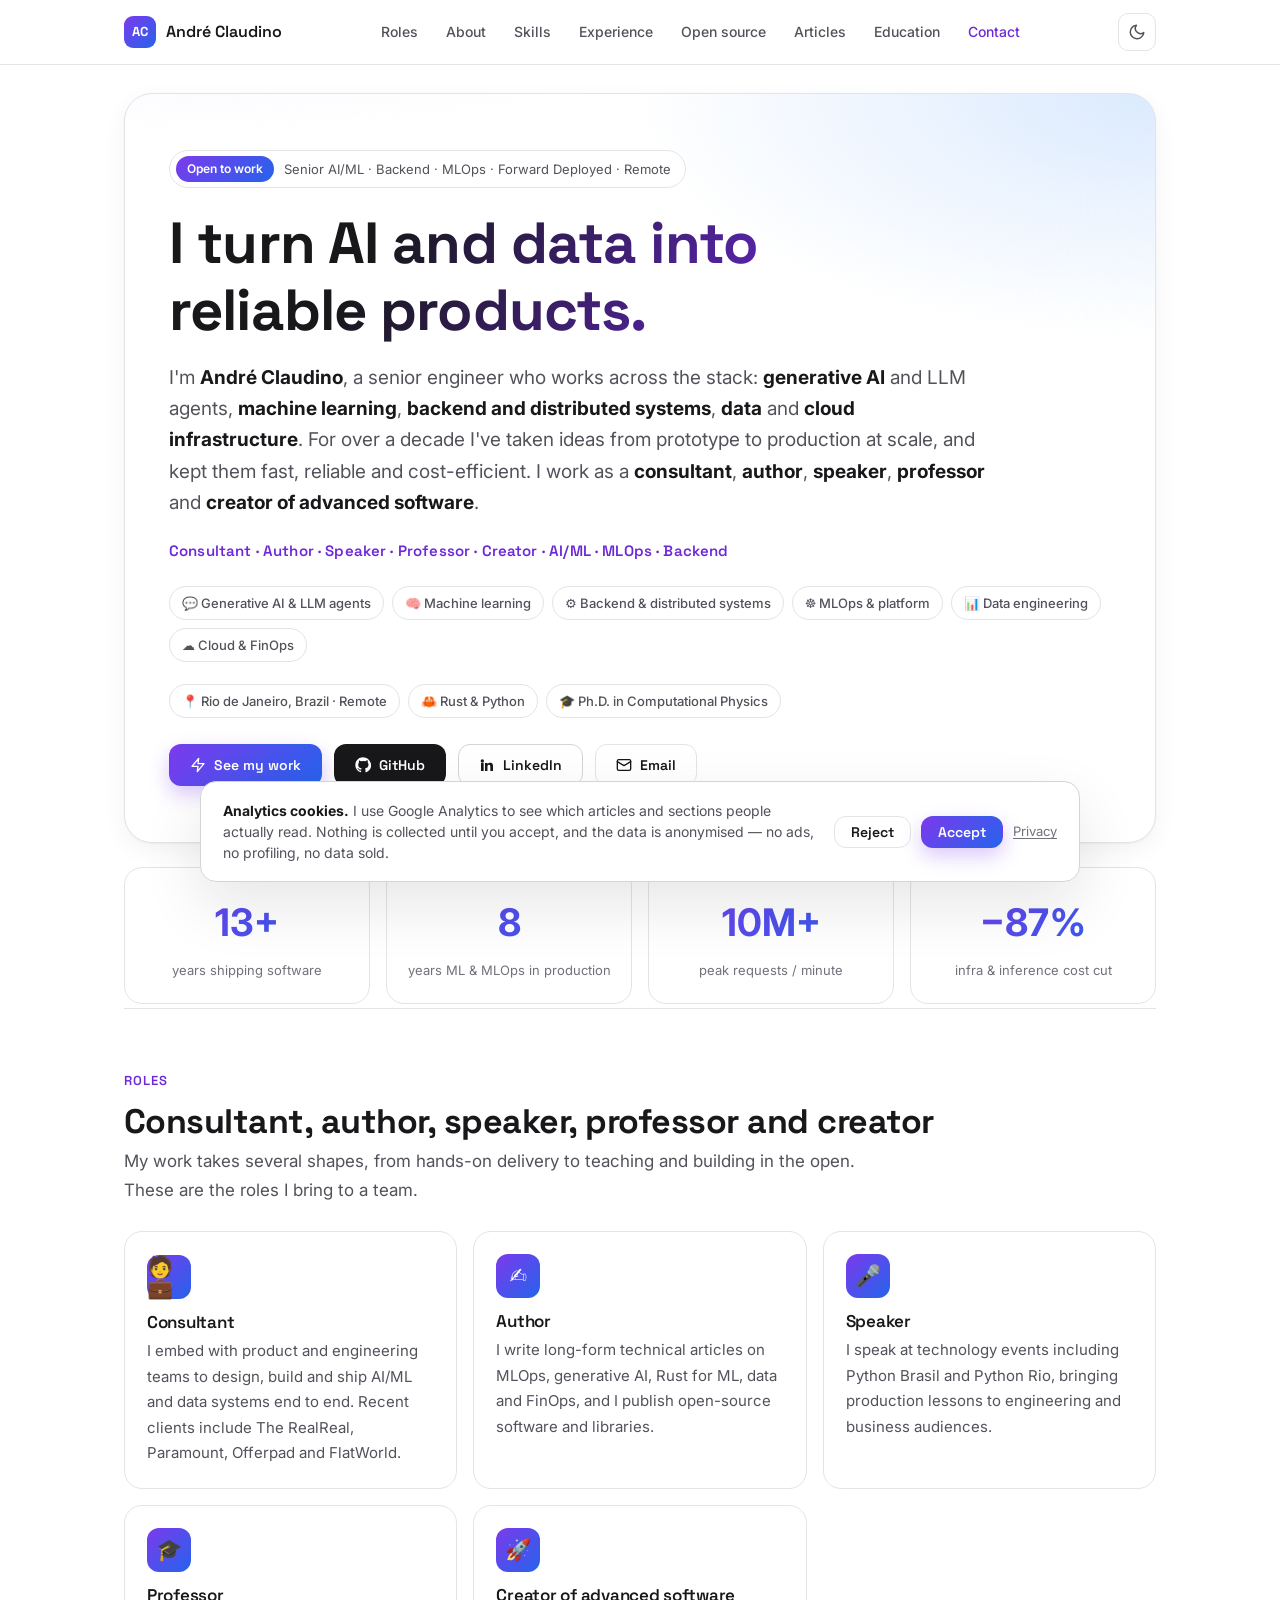
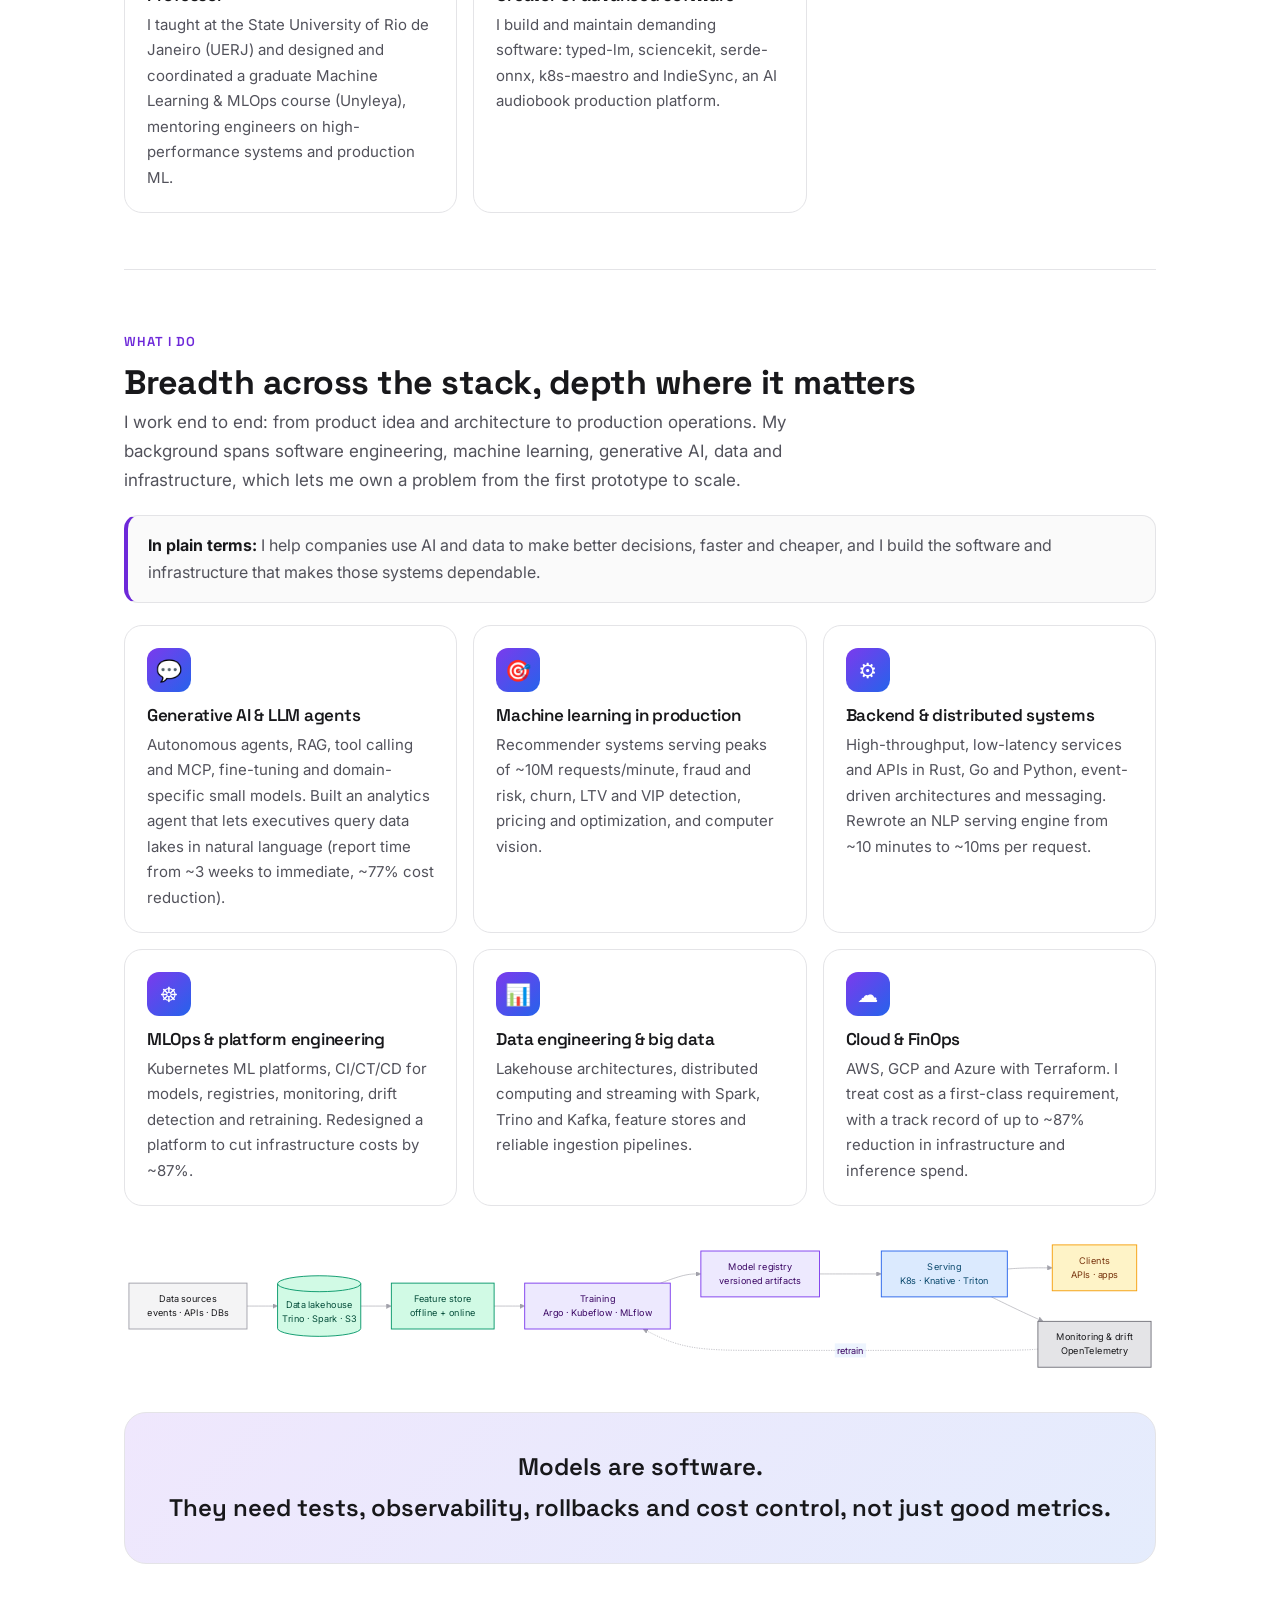
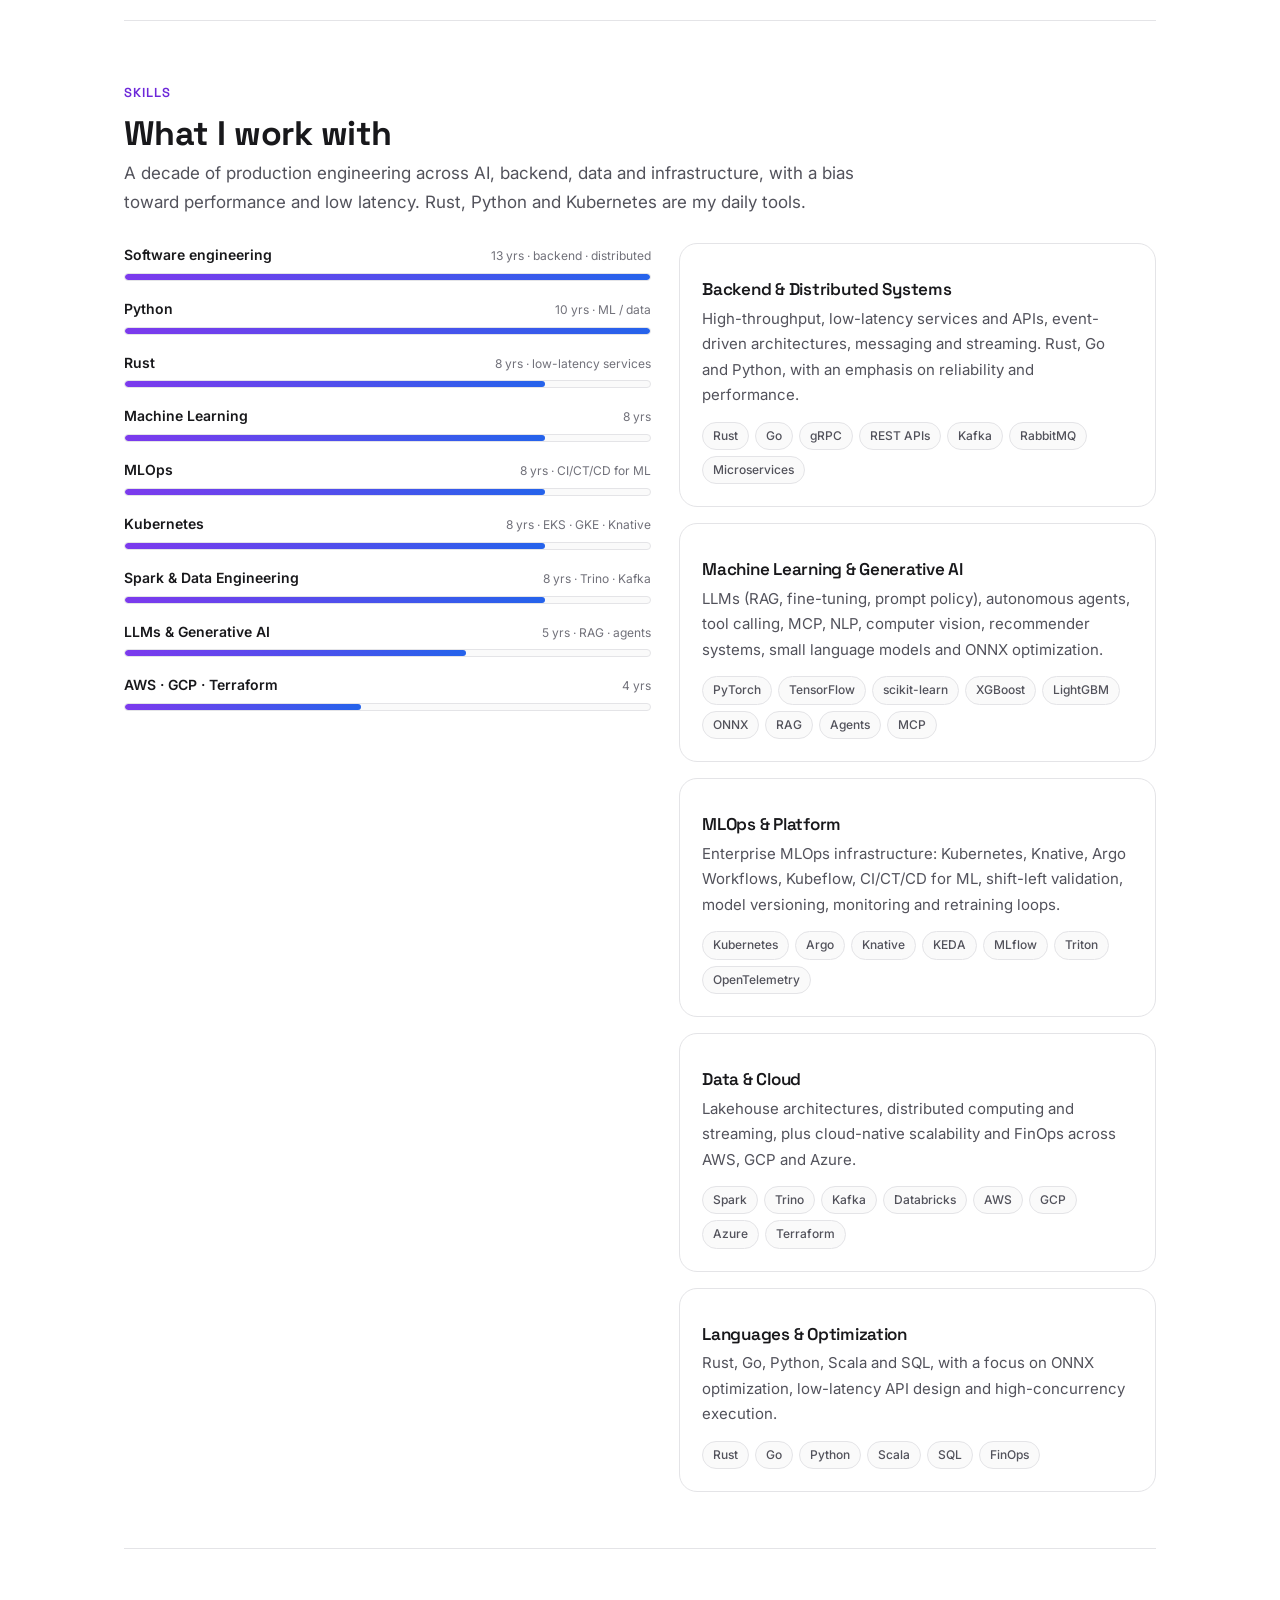
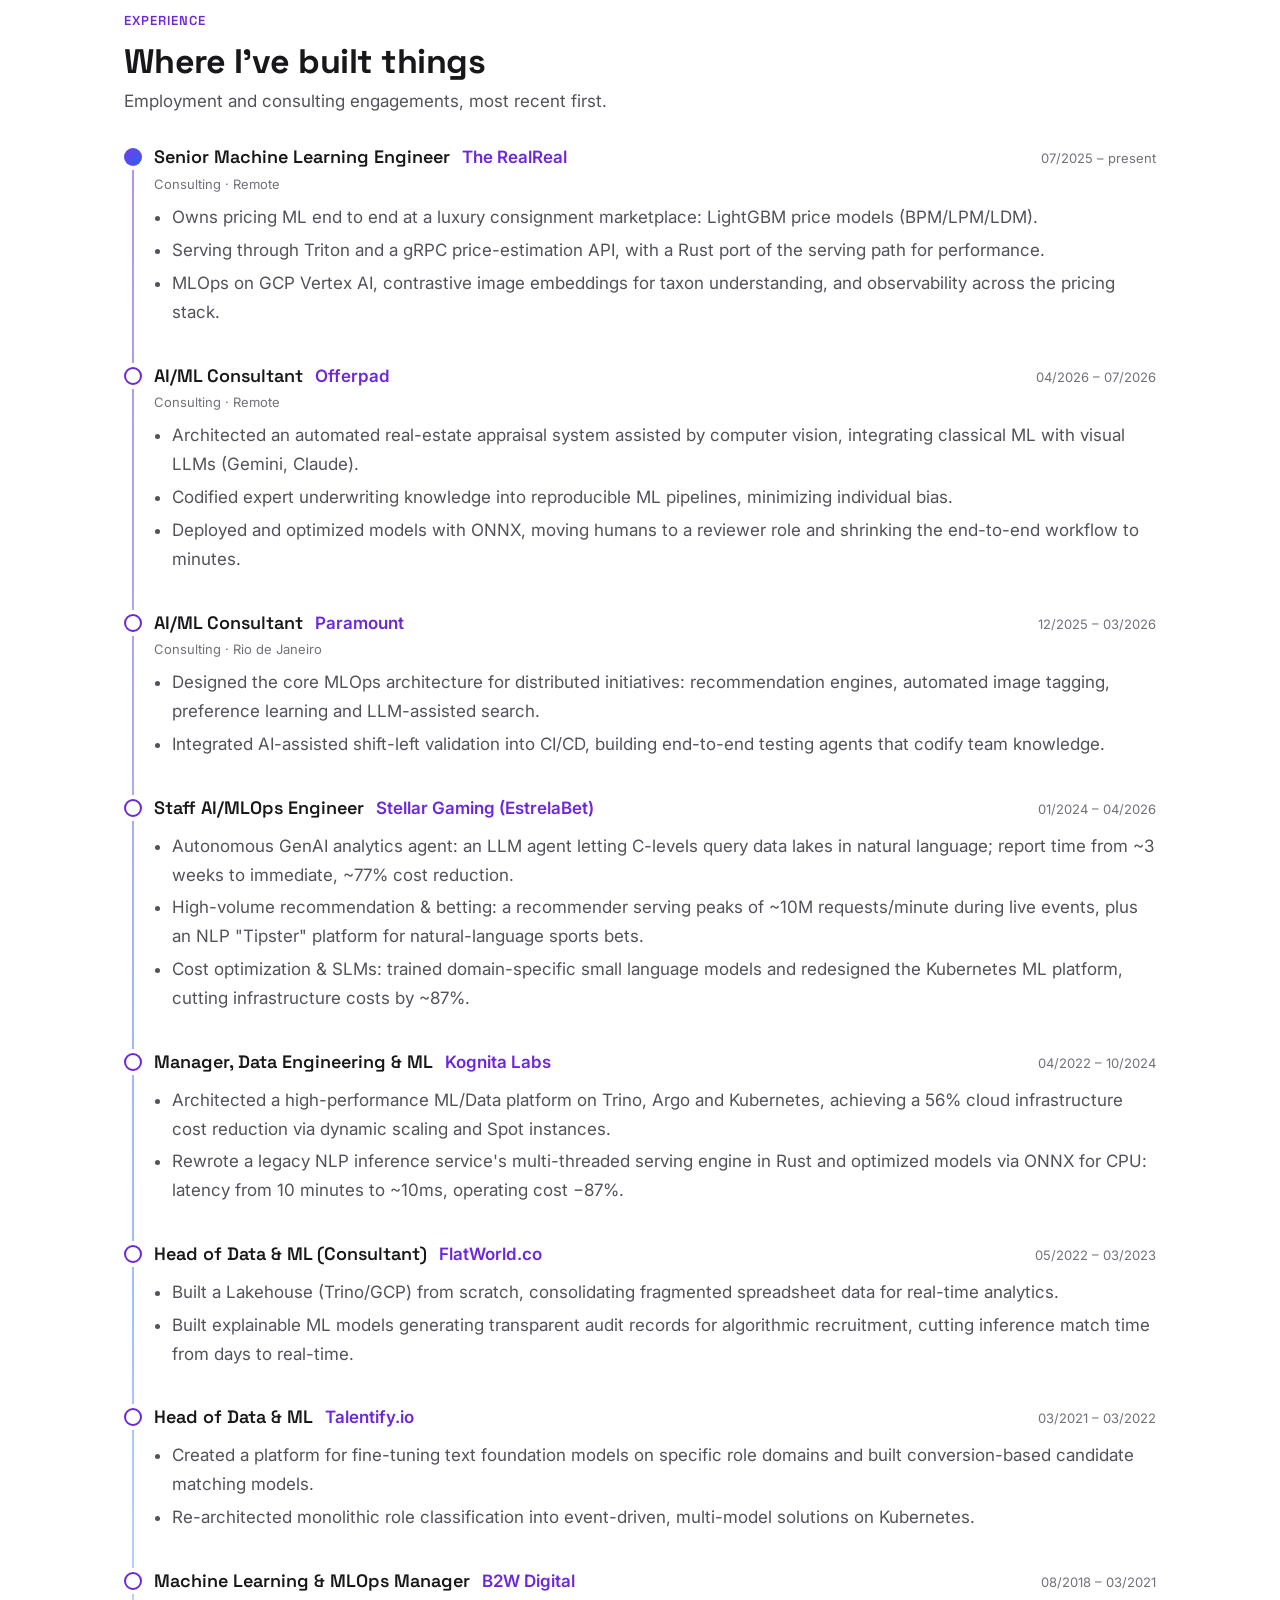
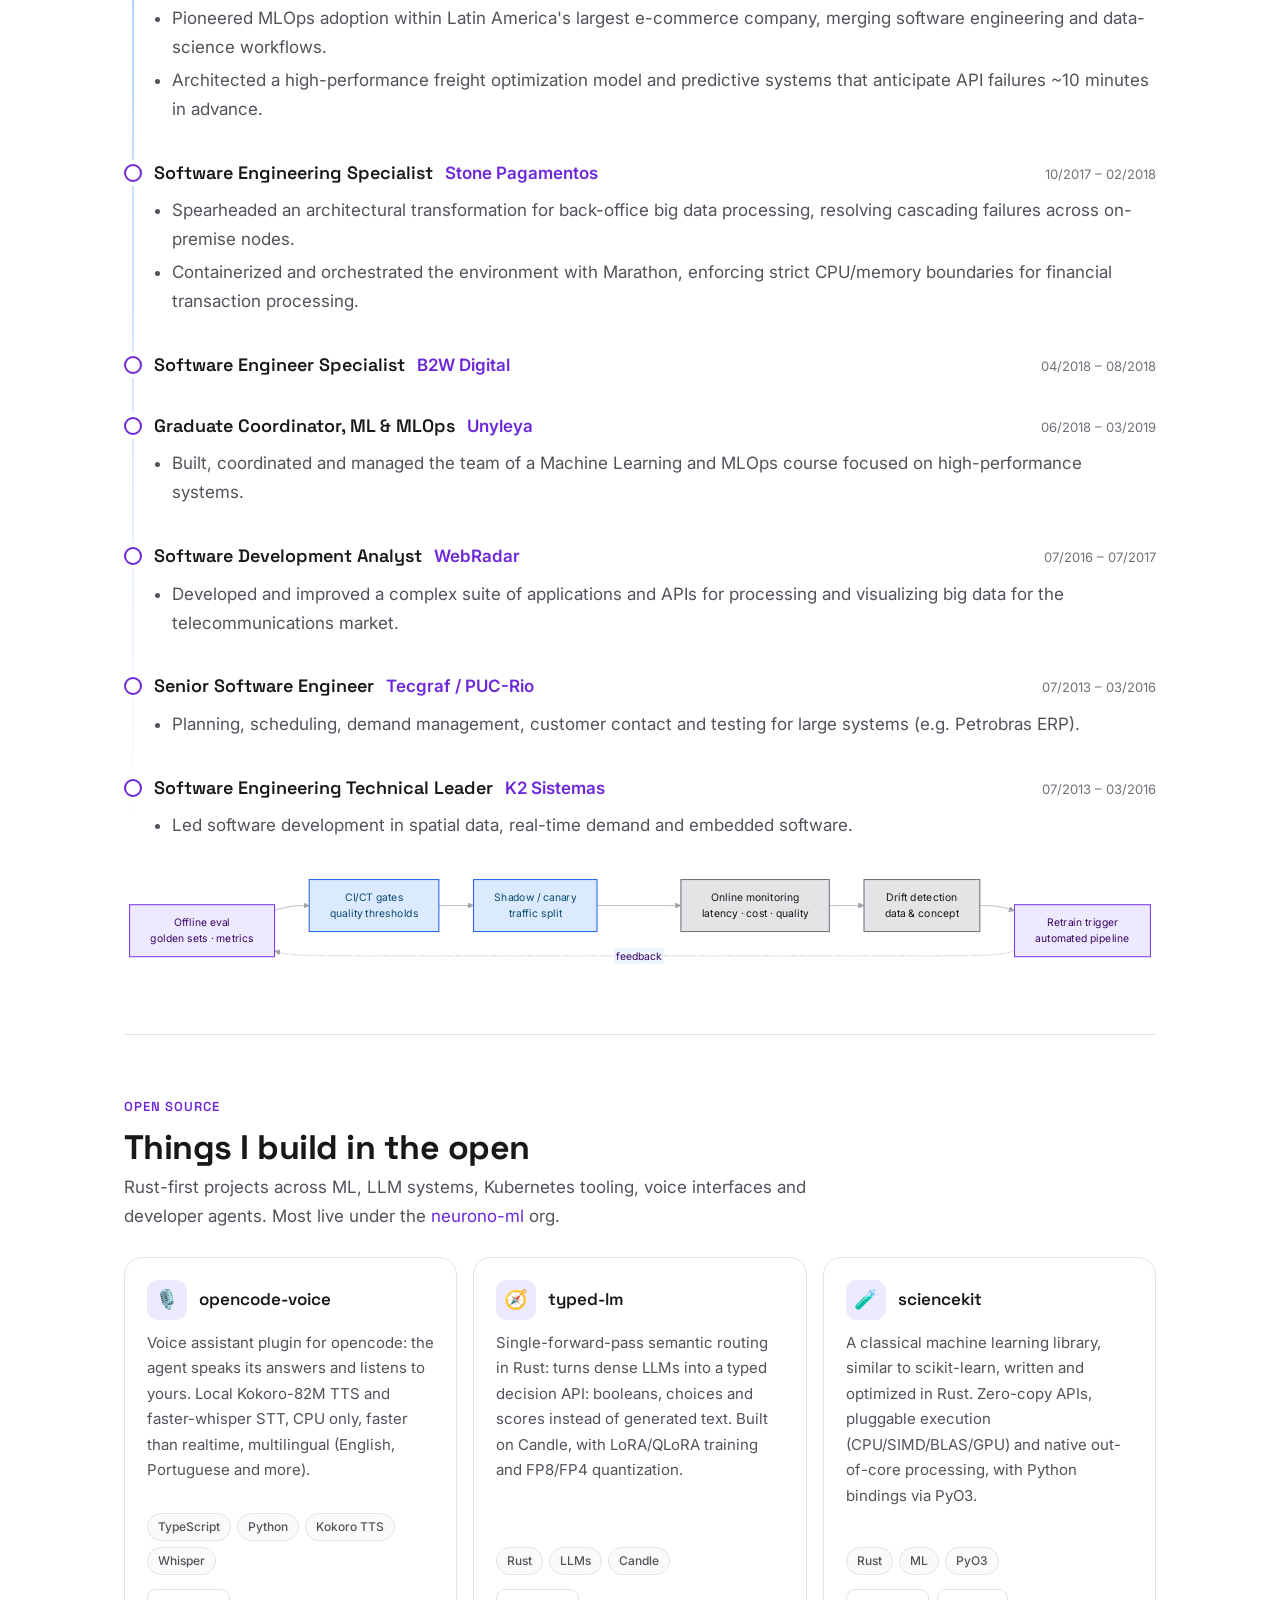
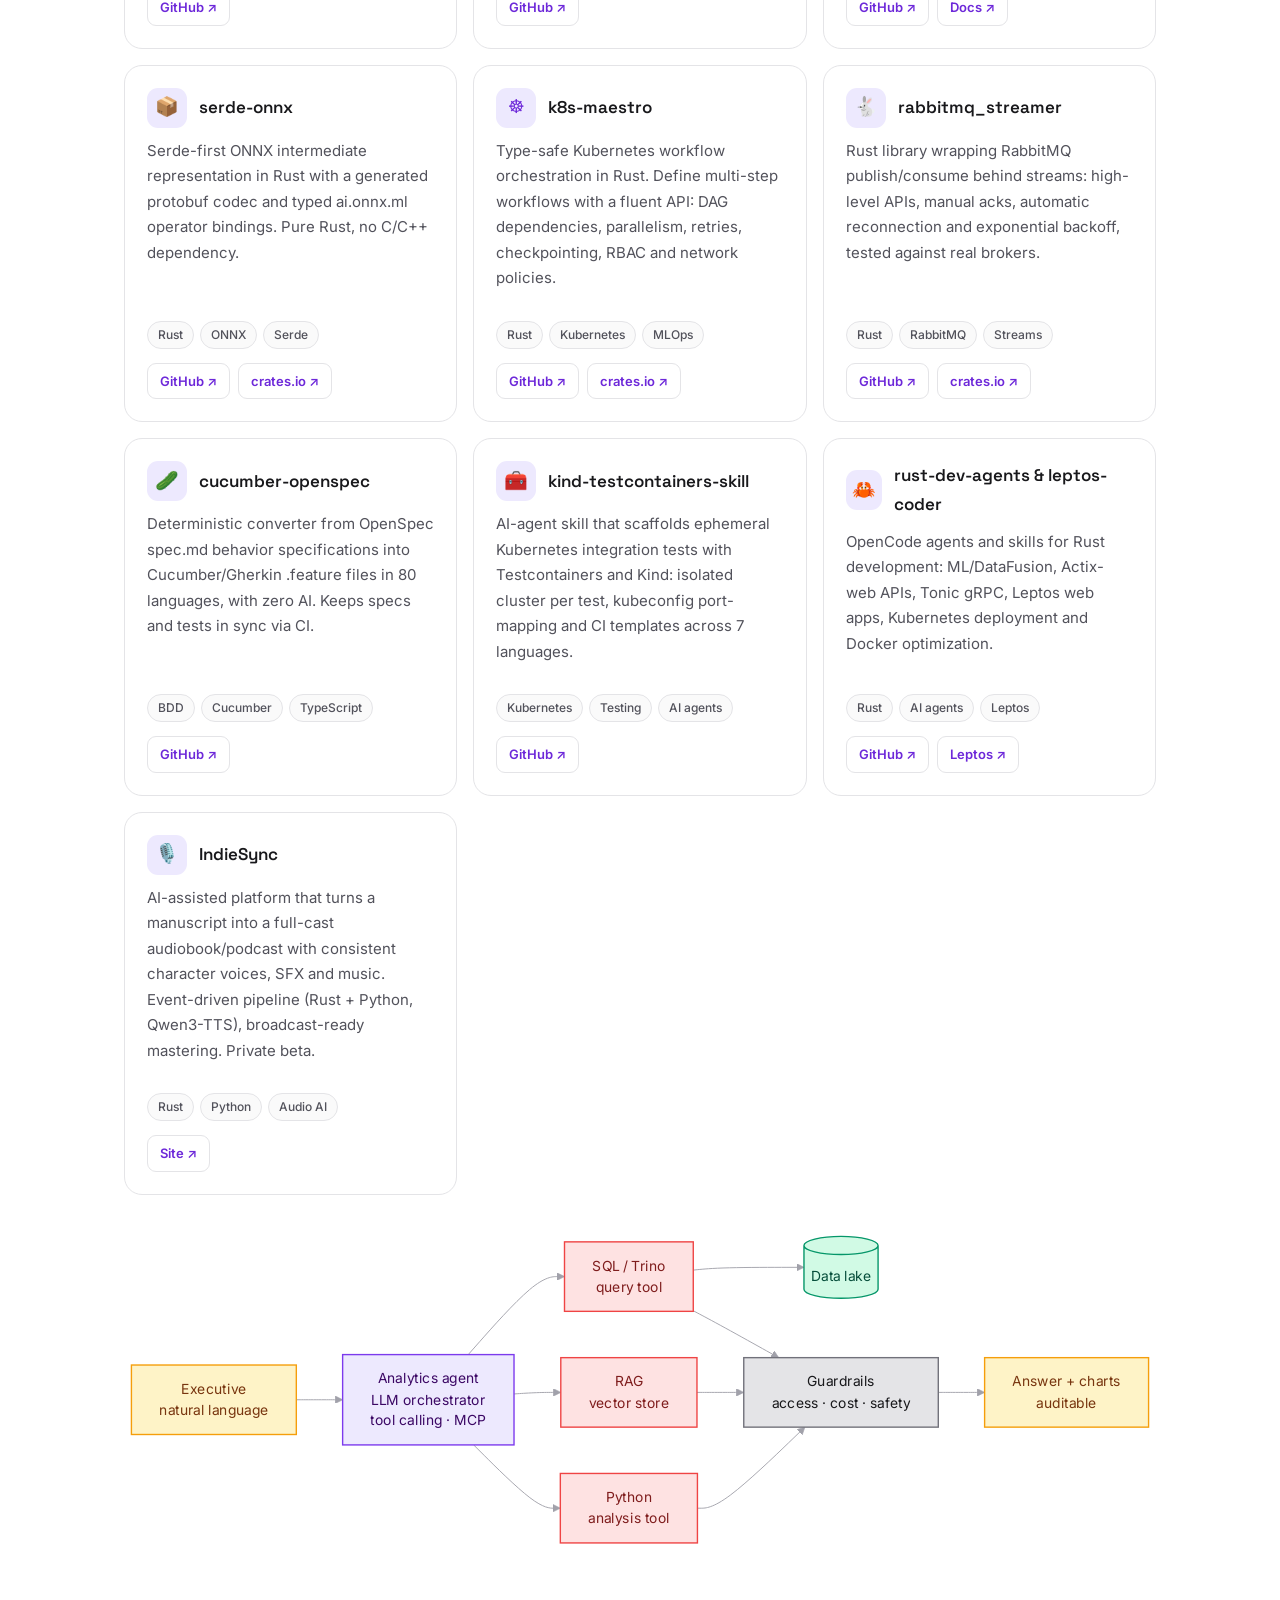
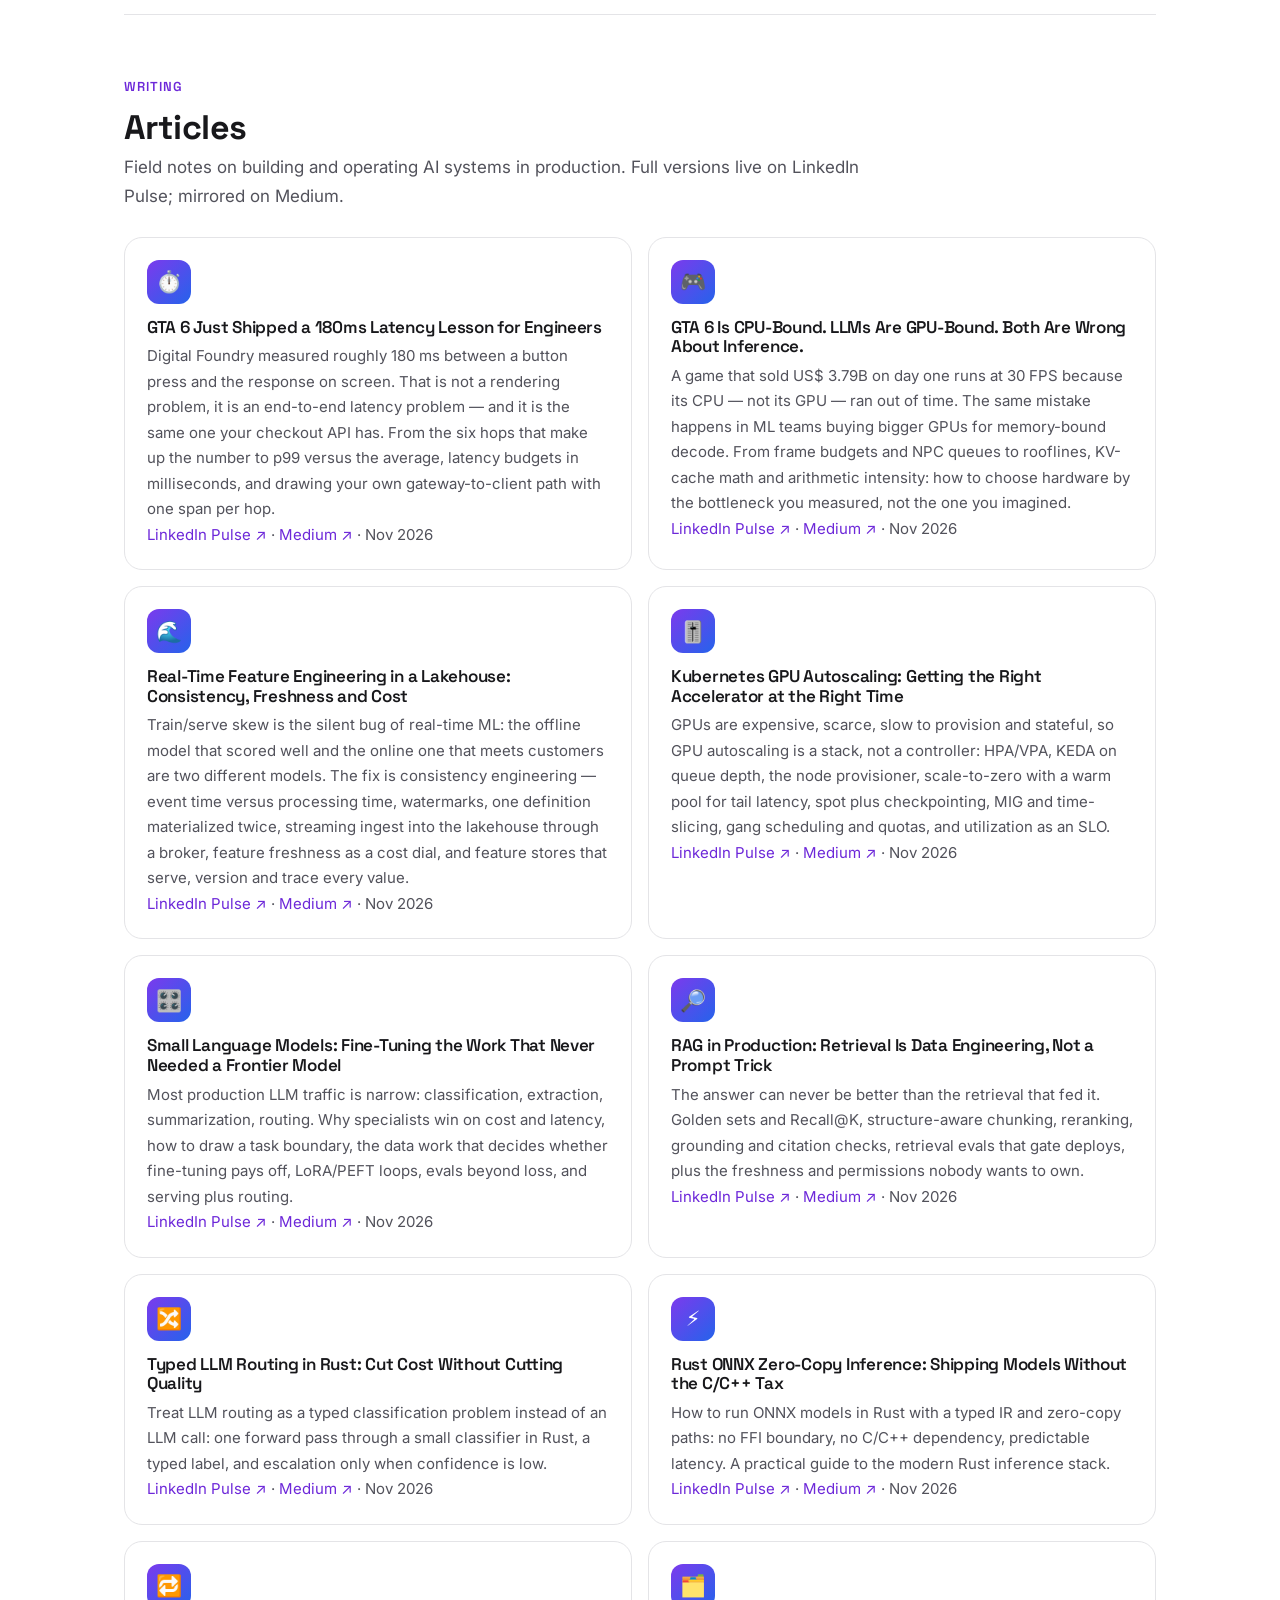
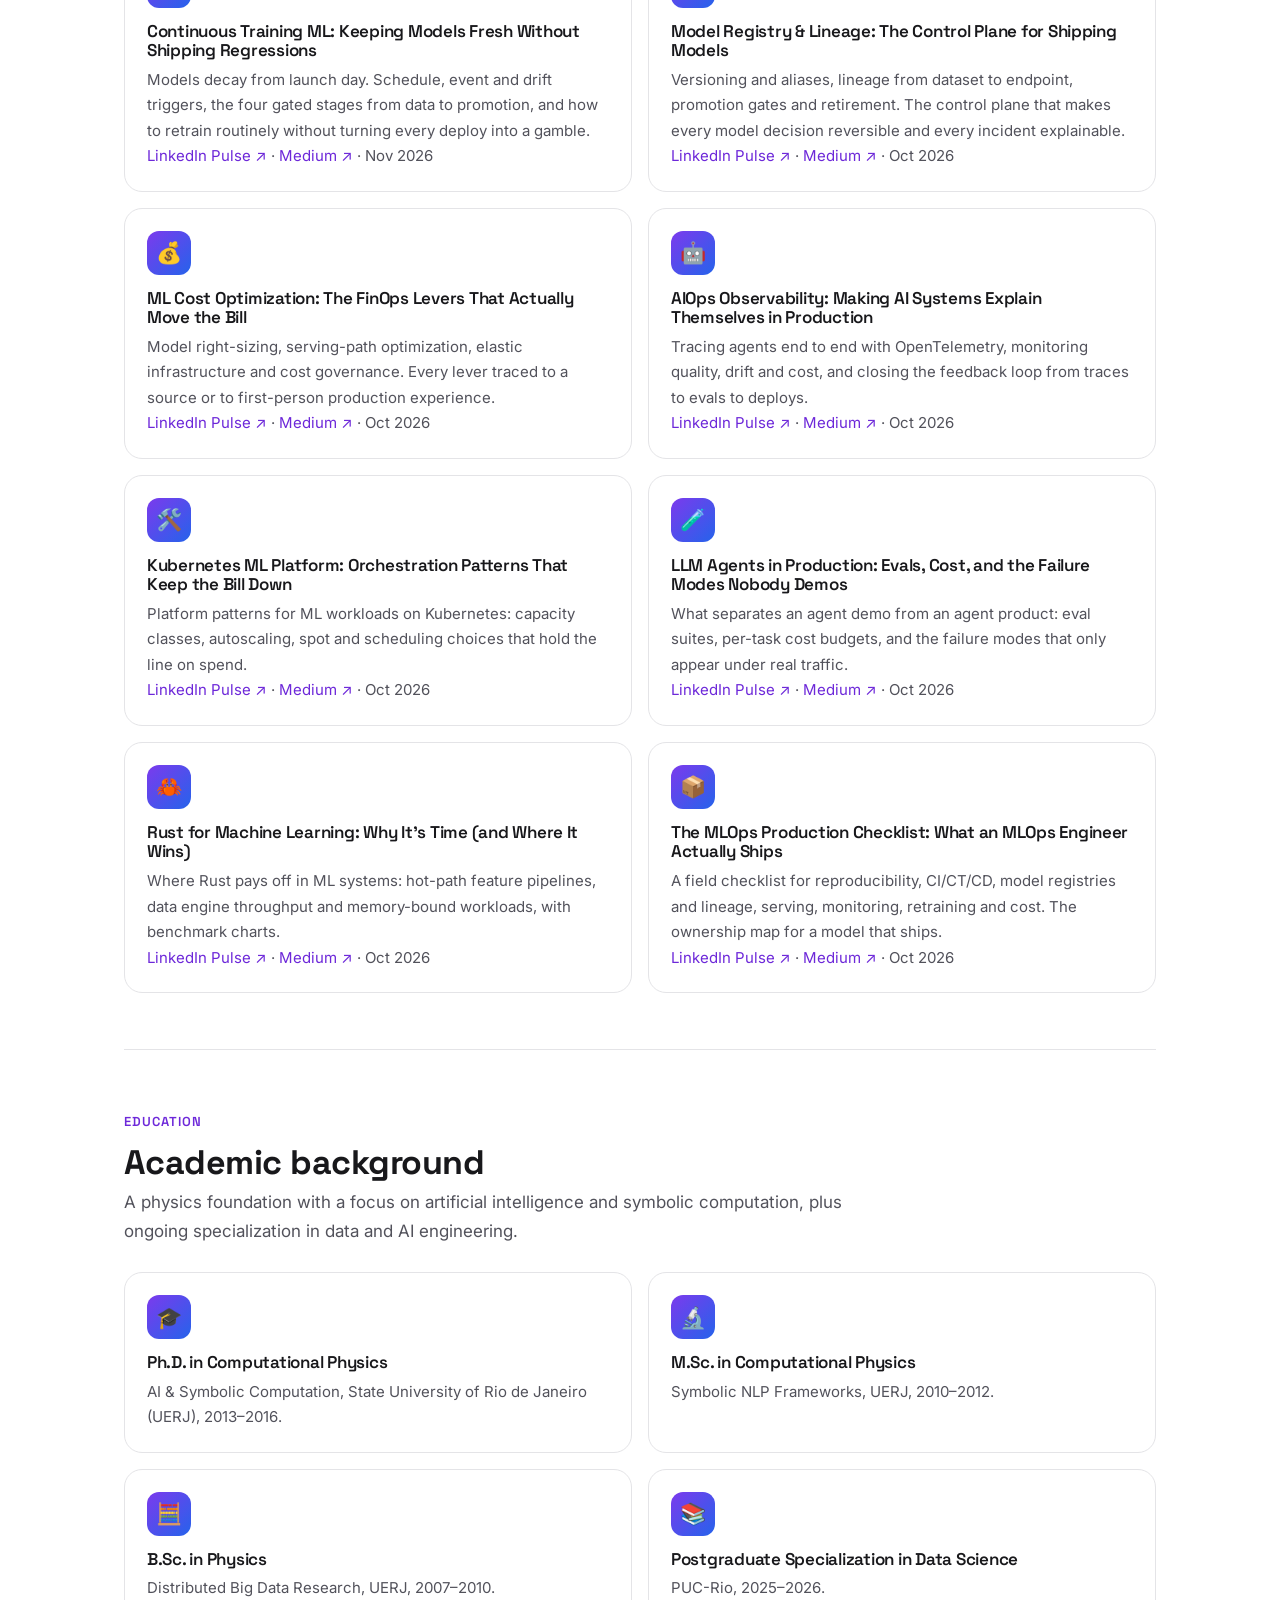
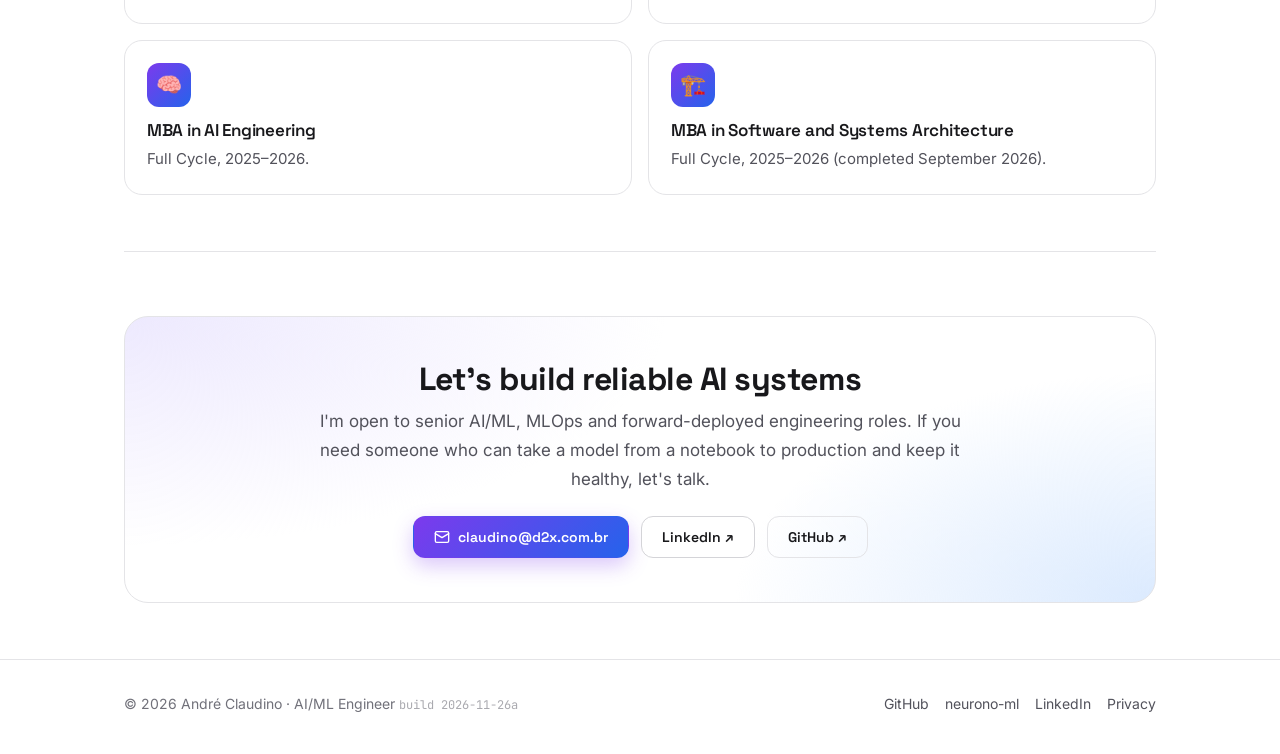
<file: index.html>
<!DOCTYPE html>
<html lang="en" data-theme="light">
<head>
  <meta charset="UTF-8" />
  <meta name="viewport" content="width=device-width, initial-scale=1" />
  <title>André Claudino · AI/ML Engineer · MLOps · Generative AI</title>
  <meta name="description" content="André Claudino, consultant, author, speaker, professor and creator of advanced software. Senior AI/ML, backend and MLOps engineer building generative AI, machine learning, data and cloud systems end to end, from prototype to production at scale. Rust · Python · Kubernetes. Ph.D. in Computational Physics." />
  <link rel="canonical" href="https://andreclaudino.com/" />
  <link rel="alternate" hreflang="en" href="https://andreclaudino.com/" />
  <link rel="alternate" hreflang="x-default" href="https://andreclaudino.com/" />
  <link rel="sitemap" type="application/xml" title="Sitemap" href="/sitemap.xml" />
  <meta name="author" content="André Claudino" />
  <meta name="google-site-verification" content="292mduwAueVsBA1PfSaZYf0FO817oGxtYTHn1RV4Vu8" />
  <meta name="robots" content="index, follow, max-image-preview:large, max-snippet:-1, max-video-preview:-1" />
  <meta name="googlebot" content="index, follow, max-image-preview:large, max-snippet:-1" />
  <meta name="theme-color" content="#ffffff" media="(prefers-color-scheme: light)" />
  <meta name="theme-color" content="#0b0b0f" media="(prefers-color-scheme: dark)" />

  <!-- Open Graph / Twitter -->
  <meta property="og:type" content="profile" />
  <meta property="og:site_name" content="André Claudino" />
  <meta property="og:locale" content="en_US" />
  <meta property="og:title" content="André Claudino · AI/ML Engineer · MLOps · Generative AI" />
  <meta property="og:description" content="Consultant, author, speaker, professor and creator of advanced software. Senior AI/ML, backend and MLOps engineer building generative AI, machine learning, data and cloud systems end to end. Rust · Python · Kubernetes." />
  <meta property="og:url" content="https://andreclaudino.com/" />
  <meta property="og:image" content="https://andreclaudino.com/assets/og-image.png" />
  <meta property="og:image:type" content="image/png" />
  <meta property="og:image:width" content="1200" />
  <meta property="og:image:height" content="630" />
  <meta property="og:image:alt" content="André Claudino — AI/ML, backend and MLOps engineer: I turn AI and data into reliable products." />
  <meta property="profile:first_name" content="André" />
  <meta property="profile:last_name" content="Claudino" />
  <meta property="profile:username" content="andreclaudino" />
  <meta name="twitter:card" content="summary_large_image" />
  <meta name="twitter:title" content="André Claudino · AI/ML Engineer · MLOps · Generative AI" />
  <meta name="twitter:description" content="Machine learning systems end to end, from the model to the product. Rust · Python · Kubernetes." />
  <meta name="twitter:image" content="https://andreclaudino.com/assets/og-image.png" />
  <meta name="twitter:image:alt" content="André Claudino — AI/ML, backend and MLOps engineer." />

  <link rel="icon" type="image/svg+xml" href="assets/favicon.svg" />
  <link rel="apple-touch-icon" sizes="180x180" href="assets/apple-touch-icon.png" />
  <link rel="manifest" href="/site.webmanifest" />

  <link rel="preconnect" href="https://fonts.googleapis.com" />
  <link rel="preconnect" href="https://fonts.gstatic.com" crossorigin />
  <link rel="dns-prefetch" href="https://www.googletagmanager.com" />
  <link rel="dns-prefetch" href="https://www.google-analytics.com" />
  <link href="https://fonts.googleapis.com/css2?family=Inter:wght@400;500;600;700&family=Space+Grotesk:wght@500;600;700&family=JetBrains+Mono:wght@400;500&display=swap" rel="stylesheet" />
  <style>
/* ==========================================================================
   André Claudino — profile page
   Design system inspired by the typed-lm (mdBook) skin: purple/blue gradients,
   Space Grotesk + Inter, hero, animated stats, cards, Mermaid, scroll reveal,
   light/dark themes.
   ========================================================================== */

/* ---------- Tokens (light) ---------- */
:root {
  --brand-primary: #6d28d9;
  --brand-primary-hover: #5b21b6;
  --brand-primary-light: #ede9fe;
  --brand-accent: #3b82f6;
  --brand-accent-hover: #2563eb;
  --brand-accent-light: #dbeafe;
  --brand-success: #10b981;
  --brand-success-light: #d1fae5;
  --brand-warning: #f59e0b;
  --brand-warning-light: #fef3c7;
  --brand-danger: #ef4444;
  --brand-danger-light: #fee2e2;
  --grad-from: #7c3aed;
  --grad-to: #2563eb;

  --font-body: Inter, system-ui, -apple-system, sans-serif;
  --font-display: "Space Grotesk", Inter, sans-serif;
  --font-mono: "JetBrains Mono", ui-monospace, SFMono-Regular, Menlo, monospace;

  --bg: #ffffff;
  --bg-soft: #fafafa;
  --bg-elevated: #ffffff;
  --fg: #18181b;
  --fg-muted: #52525b;
  --fg-subtle: #71717a;
  --border: #e4e4e7;
  --border-strong: #d4d4d8;
  --shadow: 0 1px 2px rgba(24, 24, 27, 0.04), 0 8px 24px rgba(24, 24, 27, 0.05);
  --shadow-lg: 0 24px 60px rgba(24, 24, 27, 0.10);
  --topbar-bg: rgba(255, 255, 255, 0.82);
  --links: #6d28d9;
  --content-max: 1080px;
}

/* ---------- Tokens (dark) ---------- */
html[data-theme="dark"] {
  --brand-primary-light: #2e1a4d;
  --brand-accent-light: #14263f;
  --brand-success-light: #0f2e26;
  --brand-warning-light: #33260d;
  --brand-danger-light: #3a1417;

  --bg: #0b0b0f;
  --bg-soft: #101015;
  --bg-elevated: #151519;
  --fg: #f4f4f5;
  --fg-muted: #c7c7d1;
  --fg-subtle: #a1a1aa;
  --border: #2a2a33;
  --border-strong: #3f3f46;
  --shadow: 0 1px 2px rgba(0, 0, 0, 0.5), 0 12px 32px rgba(0, 0, 0, 0.45);
  --shadow-lg: 0 28px 70px rgba(0, 0, 0, 0.55);
  --topbar-bg: rgba(11, 11, 15, 0.78);
  --links: #c4b5fd;
}

/* ---------- Base ---------- */
*,
*::before,
*::after {
  box-sizing: border-box;
}

html {
  scroll-behavior: smooth;
  scroll-padding-top: 84px;
  -webkit-text-size-adjust: 100%;
}

body {
  margin: 0;
  font-family: var(--font-body);
  font-size: 17px;
  line-height: 1.7;
  color: var(--fg);
  background: var(--bg);
  -webkit-font-smoothing: antialiased;
  text-rendering: optimizeLegibility;
}

@media (prefers-reduced-motion: reduce) {
  html {
    scroll-behavior: auto;
  }
}

h1,
h2,
h3,
h4,
h5,
h6,
.brand-name,
.sk-hero__title,
.sk-card__title,
.sk-stat__value {
  font-family: var(--font-display);
  letter-spacing: -0.015em;
  line-height: 1.15;
  color: var(--fg);
}

h2 {
  font-size: clamp(24px, 3.2vw, 34px);
  margin: 0 0 6px;
}

h3 {
  font-size: 20px;
  margin: 0 0 6px;
}

p {
  margin: 0 0 16px;
}

a {
  color: var(--links);
  text-decoration: none;
}

a:hover {
  text-decoration: underline;
}

code {
  font-family: var(--font-mono);
  font-size: 0.88em;
  background: var(--brand-primary-light);
  color: var(--brand-primary);
  border-radius: 6px;
  padding: 2px 6px;
}

img {
  max-width: 100%;
  height: auto;
}

::selection {
  background: var(--brand-primary);
  color: #fff;
}

/* ---------- Layout ---------- */
.container {
  width: 100%;
  max-width: var(--content-max);
  margin: 0 auto;
  padding: 0 24px;
}

.section {
  padding: 56px 0;
  border-top: 1px solid var(--border);
}

.section:first-of-type {
  border-top: 0;
}

.section__eyebrow {
  display: inline-block;
  font-family: var(--font-display);
  font-size: 13px;
  font-weight: 600;
  letter-spacing: 0.08em;
  text-transform: uppercase;
  color: var(--brand-primary);
  margin-bottom: 10px;
}

.section__lead {
  max-width: 760px;
  color: var(--fg-muted);
  font-size: 17px;
}

/* ---------- Top bar ---------- */
.topbar {
  position: sticky;
  top: 0;
  z-index: 100;
  backdrop-filter: saturate(180%) blur(12px);
  -webkit-backdrop-filter: saturate(180%) blur(12px);
  background: var(--topbar-bg);
  border-bottom: 1px solid var(--border);
}

.topbar__inner {
  display: flex;
  align-items: center;
  justify-content: space-between;
  gap: 16px;
  height: 64px;
}

.brand {
  display: inline-flex;
  align-items: center;
  gap: 10px;
  color: var(--fg);
  font-weight: 600;
}

.brand:hover {
  text-decoration: none;
}

.brand__mark {
  display: inline-flex;
  align-items: center;
  justify-content: center;
  width: 32px;
  height: 32px;
  border-radius: 9px;
  font-family: var(--font-display);
  font-weight: 700;
  font-size: 13px;
  color: #fff;
  background-image: linear-gradient(135deg, var(--grad-from), var(--grad-to));
}

.brand__name {
  font-family: var(--font-display);
  font-size: 16px;
  font-weight: 600;
}

.nav {
  display: flex;
  align-items: center;
  gap: 4px;
}

.nav__link {
  color: var(--fg-muted);
  font-size: 14px;
  font-weight: 500;
  padding: 8px 12px;
  border-radius: 9px;
  transition: background 0.15s ease, color 0.15s ease;
}

.nav__link:hover {
  text-decoration: none;
  color: var(--fg);
  background: var(--bg-soft);
}

.nav__link.is-active {
  color: var(--brand-primary);
}

.topbar__actions {
  display: flex;
  align-items: center;
  gap: 8px;
}

.icon-btn {
  display: inline-flex;
  align-items: center;
  justify-content: center;
  width: 38px;
  height: 38px;
  border-radius: 10px;
  border: 1px solid var(--border);
  background: var(--bg-elevated);
  color: var(--fg-muted);
  cursor: pointer;
  transition: all 0.15s ease;
}

.icon-btn:hover {
  color: var(--fg);
  border-color: var(--border-strong);
}

.icon-btn svg {
  width: 18px;
  height: 18px;
}

.nav-toggle {
  display: none;
}

/* ---------- Hero ---------- */
.hero {
  position: relative;
  margin: 28px 0 8px;
  padding: 56px 44px;
  border-radius: 28px;
  border: 1px solid var(--border);
  overflow: hidden;
  background:
    radial-gradient(1200px 420px at 8% -30%, var(--brand-primary-light), transparent 62%),
    radial-gradient(900px 420px at 100% 0%, var(--brand-accent-light), transparent 58%),
    var(--bg-elevated);
  box-shadow: var(--shadow);
}

.hero__announce {
  display: inline-flex;
  align-items: center;
  gap: 10px;
  font-size: 13px;
  color: var(--fg-muted);
  border: 1px solid var(--border);
  background: var(--bg);
  border-radius: 999px;
  padding: 5px 14px 5px 6px;
  margin-bottom: 22px;
}

.hero__tag {
  background-image: linear-gradient(135deg, var(--grad-from), var(--grad-to));
  color: #fff;
  border-radius: 999px;
  padding: 3px 11px;
  font-weight: 600;
  font-size: 12px;
}

.hero__title {
  font-size: clamp(32px, 5.2vw, 58px);
  margin: 0 0 18px;
  max-width: 18ch;
  background-image: linear-gradient(120deg, var(--fg) 30%, var(--brand-primary) 100%);
  -webkit-background-clip: text;
  background-clip: text;
  -webkit-text-fill-color: transparent;
}

html[data-theme="dark"] .hero__title {
  background-image: linear-gradient(120deg, #fff 20%, #c4b5fd 100%);
  -webkit-background-clip: text;
  background-clip: text;
  -webkit-text-fill-color: transparent;
}

.hero__subtitle {
  font-size: clamp(16px, 1.6vw, 19px);
  line-height: 1.65;
  color: var(--fg-muted);
  max-width: 68ch;
}

.hero__subtitle strong {
  color: var(--fg);
}

.hero__meta {
  display: flex;
  flex-wrap: wrap;
  gap: 8px;
  margin-top: 22px;
}

.hero__roles {
  margin: 20px 0 0;
  font-family: var(--font-display);
  font-size: 15px;
  font-weight: 600;
  letter-spacing: 0.01em;
  color: var(--brand-primary);
}

html[data-theme="dark"] .hero__roles {
  color: #c4b5fd;
}

.note {
  margin: 20px 0 0;
  padding: 16px 20px;
  border-radius: 14px;
  border: 1px solid var(--border);
  border-left: 4px solid var(--brand-primary);
  background: var(--bg-soft);
  color: var(--fg-muted);
  font-size: 16px;
}

.note strong {
  color: var(--fg);
}

.chip {
  display: inline-flex;
  align-items: center;
  gap: 6px;
  font-size: 13px;
  font-weight: 500;
  color: var(--fg-muted);
  background: var(--bg);
  border: 1px solid var(--border);
  border-radius: 999px;
  padding: 5px 12px;
}

/* ---------- Buttons ---------- */
.btn-row {
  display: flex;
  flex-wrap: wrap;
  gap: 12px;
  margin-top: 26px;
}

.btn {
  display: inline-flex;
  align-items: center;
  gap: 8px;
  font-family: var(--font-display);
  font-size: 14px;
  font-weight: 600;
  line-height: 1;
  padding: 12px 20px;
  border-radius: 12px;
  border: 1px solid transparent;
  cursor: pointer;
  transition: transform 0.15s ease, background 0.15s ease, border-color 0.15s ease;
}

.btn:hover {
  text-decoration: none;
  transform: translateY(-1px);
}

.btn svg {
  width: 16px;
  height: 16px;
}

.btn--primary {
  background-image: linear-gradient(135deg, var(--grad-from), var(--grad-to));
  color: #fff;
  box-shadow: 0 8px 20px rgba(124, 58, 237, 0.28);
}

.btn--secondary {
  background: var(--bg);
  color: var(--fg);
  border-color: var(--border-strong);
}

.btn--ghost {
  background: transparent;
  color: var(--fg);
  border-color: var(--border);
}

.btn--dark {
  background: #18181b;
  color: #fff;
}

html[data-theme="dark"] .btn--dark {
  background: #f4f4f5;
  color: #18181b;
}

/* ---------- Stats ---------- */
.stats {
  display: grid;
  grid-template-columns: repeat(4, 1fr);
  gap: 16px;
  margin: 24px 0 4px;
}

.stat {
  border: 1px solid var(--border);
  border-radius: 18px;
  padding: 22px 18px;
  background: var(--bg-elevated);
  text-align: center;
  transition: transform 0.2s ease, border-color 0.2s ease, box-shadow 0.2s ease;
}

.stat:hover {
  transform: translateY(-3px);
  border-color: var(--border-strong);
  box-shadow: var(--shadow);
}

.stat__value {
  font-size: clamp(28px, 3.4vw, 38px);
  font-weight: 700;
  background-image: linear-gradient(135deg, var(--grad-from), var(--grad-to));
  -webkit-background-clip: text;
  background-clip: text;
  -webkit-text-fill-color: transparent;
}

.stat__label {
  display: block;
  margin-top: 4px;
  font-size: 13px;
  color: var(--fg-subtle);
}

/* ---------- Grids ---------- */
.grid {
  display: grid;
  gap: 16px;
}

.grid--2 {
  grid-template-columns: repeat(2, 1fr);
}

.grid--3 {
  grid-template-columns: repeat(3, 1fr);
}

.grid--4 {
  grid-template-columns: repeat(4, 1fr);
}

/* ---------- Cards ---------- */
.card {
  border: 1px solid var(--border);
  border-radius: 18px;
  padding: 22px;
  background: var(--bg-elevated);
  transition: transform 0.2s ease, border-color 0.2s ease, box-shadow 0.2s ease;
}

.card:hover {
  transform: translateY(-3px);
  border-color: var(--border-strong);
  box-shadow: var(--shadow);
}

.card__icon {
  display: inline-flex;
  align-items: center;
  justify-content: center;
  width: 44px;
  height: 44px;
  border-radius: 12px;
  font-size: 21px;
  line-height: 1;
  background-image: linear-gradient(135deg, var(--grad-from), var(--grad-to));
  color: #fff;
}

.card__title {
  font-size: 17px;
  font-weight: 600;
  margin: 14px 0 6px;
}

.card p {
  margin: 0;
  color: var(--fg-muted);
  font-size: 15px;
}

/* ---------- Highlight cards (metrics) ---------- */
.metric-card {
  border: 1px solid var(--border);
  border-radius: 18px;
  padding: 22px;
  background: var(--bg-elevated);
}

.metric-card__value {
  font-family: var(--font-display);
  font-size: 30px;
  font-weight: 700;
  color: var(--brand-primary);
  line-height: 1;
}

html[data-theme="dark"] .metric-card__value {
  color: #c4b5fd;
}

.metric-card__label {
  font-size: 14px;
  color: var(--fg-muted);
  margin-top: 8px;
}

/* ---------- Tags / chips ---------- */
.tags {
  display: flex;
  flex-wrap: wrap;
  gap: 6px;
  margin-top: 14px;
}

.tag {
  font-size: 12px;
  font-weight: 500;
  color: var(--fg-muted);
  background: var(--bg-soft);
  border: 1px solid var(--border);
  border-radius: 999px;
  padding: 3px 10px;
}

html[data-theme="dark"] .tag {
  background: #1c1c22;
}

/* ---------- Skill bars ---------- */
.skills-layout {
  display: grid;
  grid-template-columns: 1.05fr 0.95fr;
  gap: 28px;
  align-items: start;
}

.skillbar {
  margin-bottom: 16px;
}

.skillbar__head {
  display: flex;
  justify-content: space-between;
  align-items: baseline;
  font-size: 14px;
  margin-bottom: 6px;
}

.skillbar__name {
  font-weight: 600;
}

.skillbar__years {
  color: var(--fg-subtle);
  font-size: 12px;
}

.skillbar__track {
  height: 8px;
  border-radius: 999px;
  background: var(--bg-soft);
  border: 1px solid var(--border);
  overflow: hidden;
}

html[data-theme="dark"] .skillbar__track {
  background: #1c1c22;
}

.skillbar__fill {
  height: 100%;
  width: 0;
  border-radius: 999px;
  background-image: linear-gradient(90deg, var(--grad-from), var(--grad-to));
  transition: width 1s cubic-bezier(0.22, 1, 0.36, 1);
}

.skills-side .card + .card {
  margin-top: 16px;
}

/* ---------- Diagrams (borderless: part of the page, not an embedded frame) ---------- */
.diagram {
  margin: 26px 0 0;
  padding: 8px 0;
  border: 0;
  background: transparent;
  overflow: hidden;
}

.diagram .mermaid {
  display: flex;
  justify-content: center;
  align-items: center;
  min-height: 40px;
  min-width: 0;
  overflow: hidden;
}

.diagram pre.mermaid {
  margin: 0;
  white-space: pre-wrap;
  word-break: break-word;
  color: var(--fg-subtle);
  font-size: 13px;
}

.diagram svg {
  max-width: 100% !important;
  height: auto !important;
}

/* ---------- Timeline ---------- */
.timeline {
  position: relative;
  margin-top: 8px;
  padding-left: 30px;
}

.timeline::before {
  content: "";
  position: absolute;
  left: 8px;
  top: 6px;
  bottom: 6px;
  width: 2px;
  background: linear-gradient(180deg, var(--brand-primary), var(--brand-accent), transparent);
  opacity: 0.5;
}

.timeline__item {
  position: relative;
  padding: 0 0 30px;
}

.timeline__item:last-child {
  padding-bottom: 0;
}

.timeline__item::before {
  content: "";
  position: absolute;
  left: -30px;
  top: 6px;
  width: 18px;
  height: 18px;
  border-radius: 50%;
  background: var(--bg);
  border: 2px solid var(--brand-primary);
  box-shadow: 0 0 0 4px var(--bg);
}

.timeline__item--current::before {
  background-image: linear-gradient(135deg, var(--grad-from), var(--grad-to));
  border-color: transparent;
}

.timeline__head {
  display: flex;
  flex-wrap: wrap;
  align-items: baseline;
  gap: 8px 12px;
}

.timeline__role {
  font-family: var(--font-display);
  font-size: 18px;
  font-weight: 600;
}

.timeline__company {
  color: var(--brand-primary);
  font-weight: 600;
}

html[data-theme="dark"] .timeline__company {
  color: #c4b5fd;
}

.timeline__period {
  margin-left: auto;
  font-size: 13px;
  color: var(--fg-subtle);
  white-space: nowrap;
}

.timeline__place {
  font-size: 13px;
  color: var(--fg-subtle);
}

.timeline__body {
  margin-top: 8px;
}

.timeline__body ul {
  margin: 0;
  padding-left: 18px;
}

.timeline__body li {
  color: var(--fg-muted);
  margin-bottom: 4px;
}

/* ---------- Project cards ---------- */
.project {
  display: flex;
  flex-direction: column;
  border: 1px solid var(--border);
  border-radius: 18px;
  padding: 22px;
  background: var(--bg-elevated);
  transition: transform 0.2s ease, border-color 0.2s ease, box-shadow 0.2s ease;
}

.project:hover {
  transform: translateY(-3px);
  border-color: var(--border-strong);
  box-shadow: var(--shadow);
}

.project__top {
  display: flex;
  align-items: center;
  gap: 12px;
  margin-bottom: 10px;
}

.project__icon {
  display: inline-flex;
  align-items: center;
  justify-content: center;
  width: 40px;
  height: 40px;
  border-radius: 11px;
  font-size: 19px;
  background: var(--brand-primary-light);
  color: var(--brand-primary);
}

html[data-theme="dark"] .project__icon {
  color: #c4b5fd;
}

.project__name {
  font-family: var(--font-display);
  font-size: 17px;
  font-weight: 600;
}

.project__desc {
  color: var(--fg-muted);
  font-size: 15px;
  flex: 1;
}

.project__links {
  display: flex;
  flex-wrap: wrap;
  gap: 8px;
  margin-top: 14px;
}

.project__link {
  display: inline-flex;
  align-items: center;
  gap: 6px;
  font-size: 13px;
  font-weight: 600;
  color: var(--brand-primary);
  border: 1px solid var(--border);
  border-radius: 9px;
  padding: 6px 12px;
  transition: all 0.15s ease;
}

html[data-theme="dark"] .project__link {
  color: #c4b5fd;
}

.project__link:hover {
  text-decoration: none;
  border-color: var(--brand-primary);
  background: var(--brand-primary-light);
}

.project__link svg {
  width: 14px;
  height: 14px;
}

/* ---------- Statement / CTA ---------- */
.statement {
  margin: 32px 0 0;
  padding: 34px;
  border-radius: 22px;
  text-align: center;
  border: 1px solid var(--border);
  background-image: linear-gradient(135deg, rgba(124, 58, 237, 0.12), rgba(37, 99, 235, 0.12));
}

.statement__text {
  font-family: var(--font-display);
  font-size: clamp(18px, 2.4vw, 24px);
  font-weight: 600;
  margin: 0;
}

.cta {
  margin-top: 8px;
  padding: 44px;
  border-radius: 24px;
  border: 1px solid var(--border);
  background:
    radial-gradient(900px 380px at 0% 0%, var(--brand-primary-light), transparent 60%),
    radial-gradient(700px 380px at 100% 100%, var(--brand-accent-light), transparent 60%),
    var(--bg-elevated);
  text-align: center;
}

.cta__title {
  font-size: clamp(24px, 3vw, 32px);
  margin: 0 0 10px;
}

.cta p {
  color: var(--fg-muted);
  max-width: 60ch;
  margin: 0 auto 22px;
}

.cta .btn-row {
  justify-content: center;
  margin-top: 0;
}

/* ---------- Footer ---------- */
.footer {
  border-top: 1px solid var(--border);
  padding: 32px 0;
  color: var(--fg-subtle);
  font-size: 14px;
}

.footer__inner {
  display: flex;
  flex-wrap: wrap;
  align-items: center;
  justify-content: space-between;
  gap: 12px;
}

.footer__links {
  display: flex;
  gap: 16px;
}

.footer a {
  color: var(--fg-muted);
}

.footer__build {
  opacity: 0.6;
  font-family: var(--font-mono);
  font-size: 12px;
}

/* ---------- Scroll reveal ---------- */
.reveal {
  opacity: 0;
  transform: translateY(18px);
  transition: opacity 0.4s ease-out, transform 0.4s ease-out;
}

.reveal.is-visible {
  opacity: 1;
  transform: translateY(0);
}

@media (prefers-reduced-motion: reduce) {
  .reveal {
    opacity: 1;
    transform: none;
    transition: none;
  }
}

/* ---------- Responsive ---------- */
@media (max-width: 900px) {
  .grid--4 {
    grid-template-columns: repeat(2, 1fr);
  }
  .grid--3 {
    grid-template-columns: repeat(2, 1fr);
  }
  .skills-layout {
    grid-template-columns: 1fr;
  }
}

@media (max-width: 880px) {
  .nav {
    display: none;
    position: absolute;
    top: 64px;
    left: 0;
    right: 0;
    flex-direction: column;
    align-items: stretch;
    gap: 2px;
    padding: 12px 18px 18px;
    background: var(--bg-elevated);
    border-bottom: 1px solid var(--border);
    box-shadow: var(--shadow);
  }
  .nav.is-open {
    display: flex;
  }
  .nav-toggle {
    display: inline-flex;
  }
}

@media (max-width: 720px) {
  body {
    font-size: 16px;
  }
  .container {
    padding: 0 18px;
  }
  .hero {
    padding: 40px 24px;
    border-radius: 22px;
  }
  .stats {
    grid-template-columns: repeat(2, 1fr);
  }
  .grid--2,
  .grid--3,
  .grid--4 {
    grid-template-columns: 1fr;
  }
  .timeline__period {
    margin-left: 0;
  }
  .cta {
    padding: 32px 22px;
  }
}

@media (max-width: 420px) {
  .stats {
    grid-template-columns: 1fr;
  }
}

/* ---------- Cookie consent banner ---------- */
.consent {
  position: fixed;
  left: 50%;
  bottom: 18px;
  transform: translateX(-50%) translateY(0);
  width: min(880px, calc(100% - 32px));
  z-index: 120;
  display: flex;
  flex-wrap: wrap;
  align-items: center;
  gap: 14px 20px;
  padding: 18px 22px;
  background: var(--bg-elevated);
  border: 1px solid var(--border-strong);
  border-radius: 16px;
  box-shadow: var(--shadow-lg);
  font-size: 14px;
  color: var(--fg-muted);
  transition: opacity 0.25s ease, transform 0.25s ease;
}

.consent[hidden] {
  display: none;
}

.consent.is-hiding {
  opacity: 0;
  transform: translateX(-50%) translateY(12px);
}

.consent__text {
  flex: 1 1 340px;
  margin: 0;
  line-height: 1.5;
}

.consent__text strong {
  color: var(--fg);
}

.consent__actions {
  display: flex;
  align-items: center;
  gap: 10px;
  margin-left: auto;
}

.consent__link {
  font-size: 13px;
  color: var(--fg-subtle);
  text-decoration: underline;
  text-underline-offset: 2px;
}

.btn--sm {
  padding: 8px 16px;
  font-size: 14px;
}

@media (max-width: 640px) {
  .consent__actions {
    margin-left: 0;
    width: 100%;
  }
}

/* ---------- Print ---------- */
@media print {
  .topbar,
  .btn-row,
  .consent,
  .footer__links {
    display: none;
  }
  .reveal {
    opacity: 1;
    transform: none;
  }
  body {
    font-size: 12pt;
  }
}

  </style>

  <script>
    /* Set theme before first paint to avoid a flash. */
    (function () {
      try {
        var t = localStorage.getItem("ac-theme");
        if (t !== "light" && t !== "dark") {
          t = window.matchMedia("(prefers-color-scheme: dark)").matches ? "dark" : "light";
        }
        document.documentElement.setAttribute("data-theme", t);
      } catch (e) {}
    })();
  </script>

  <!-- =================== Analytics (Google Analytics 4) ===================
       Consent Mode v2: everything is denied until the visitor opts in through
       the cookie banner. No cookie is written and no hit is sent before that.
       Replace GA4_ID in one place to point at another property. -->
  <script>
    (function () {
      window.GA4_ID = "G-N0STBT71P9";

      window.dataLayer = window.dataLayer || [];
      window.gtag = function () { window.dataLayer.push(arguments); };

      var stored = null;
      try { stored = localStorage.getItem("ac-consent"); } catch (e) {}
      var granted = stored === "granted";

      gtag("consent", "default", {
        ad_storage: "denied",
        ad_user_data: "denied",
        ad_personalization: "denied",
        analytics_storage: "denied",
        functionality_storage: "granted",
        security_storage: "granted",
        wait_for_update: 500
      });
      gtag("set", "ads_data_redaction", true);
      gtag("set", "url_passthrough", true);

      if (granted) {
        gtag("consent", "update", {
          ad_storage: "granted",
          ad_user_data: "granted",
          ad_personalization: "granted",
          analytics_storage: "granted"
        });
      }

      gtag("js", new Date());
      gtag("config", window.GA4_ID, { anonymize_ip: true, send_page_view: true });

      /* Injects gtag.js only after consent, so a rejecting visitor downloads nothing. */
      window.loadAnalytics = function () {
        if (window.__gaLoaded || !window.GA4_ID || window.GA4_ID.indexOf("X") !== -1) return;
        window.__gaLoaded = true;
        var s = document.createElement("script");
        s.async = true;
        s.src = "https://www.googletagmanager.com/gtag/js?id=" + encodeURIComponent(window.GA4_ID);
        document.head.appendChild(s);
      };
      if (granted) window.loadAnalytics();
    })();
  </script>
  <noscript>
    <img src="https://www.googletagmanager.com/ns.html?id=G-N0STBT71P9" height="1" width="1" style="display:none" alt="" />
  </noscript>

  <!-- ================= Structured data (schema.org) ================= -->
  <script type="application/ld+json">
  {
    "@context": "https://schema.org",
    "@graph": [
      {
        "@type": "Person",
        "@id": "https://andreclaudino.com/#person",
        "name": "André Claudino",
        "givenName": "André",
        "familyName": "Claudino",
        "url": "https://andreclaudino.com/",
        "mainEntityOfPage": { "@id": "https://andreclaudino.com/#profilepage" },
        "image": "https://andreclaudino.com/assets/og-image.png",
        "description": "Senior AI/ML, backend and MLOps engineer building generative AI, machine learning, data and cloud systems end to end, from prototype to production at scale.",
        "jobTitle": "AI/ML Engineer",
        "email": "claudino@d2x.com.br",
        "worksFor": { "@type": "Organization", "name": "D2X" },
        "address": {
          "@type": "PostalAddress",
          "addressLocality": "Rio de Janeiro",
          "addressCountry": "BR"
        },
        "knowsLanguage": ["pt-BR", "en"],
        "alumniOf": [
          { "@type": "CollegeOrUniversity", "name": "State University of Rio de Janeiro (UERJ)" },
          { "@type": "CollegeOrUniversity", "name": "PUC-Rio" }
        ],
        "hasCredential": {
          "@type": "EducationalOccupationalCredential",
          "credentialCategory": "degree",
          "name": "Ph.D. in Computational Physics"
        },
        "knowsAbout": [
          "Machine Learning", "MLOps", "Generative AI", "Large Language Models",
          "AI agents", "Recommender Systems", "Retrieval-Augmented Generation",
          "Kubernetes", "Rust", "Python", "Data Engineering", "Observability", "FinOps"
        ],
        "sameAs": [
          "https://github.com/andreclaudino",
          "https://github.com/neurono-ml",
          "https://www.linkedin.com/in/andreclaudino",
          "https://medium.com/@andrelgcclaudino"
        ]
      },
      {
        "@type": "WebSite",
        "@id": "https://andreclaudino.com/#website",
        "url": "https://andreclaudino.com/",
        "name": "André Claudino",
        "description": "André Claudino — AI/ML, backend and MLOps engineer. Articles, open source and experience.",
        "inLanguage": "en",
        "publisher": { "@id": "https://andreclaudino.com/#person" }
      },
      {
        "@type": "ProfilePage",
        "@id": "https://andreclaudino.com/#profilepage",
        "url": "https://andreclaudino.com/",
        "name": "André Claudino · AI/ML Engineer · MLOps · Generative AI",
        "isPartOf": { "@id": "https://andreclaudino.com/#website" },
        "mainEntity": { "@id": "https://andreclaudino.com/#person" },
        "inLanguage": "en",
        "primaryImageOfPage": { "@type": "ImageObject", "url": "https://andreclaudino.com/assets/og-image.png" }
      },
      {
        "@type": "ItemList",
        "@id": "https://andreclaudino.com/#articles",
        "name": "Articles by André Claudino",
        "itemListOrder": "https://schema.org/ItemListOrderDescending",
        "numberOfItems": 12,
        "itemListElement": [
          {
            "@type": "ListItem", "position": 1,
            "item": {
              "@type": "BlogPosting",
              "headline": "GTA 6 Just Shipped a 180ms Latency Lesson for Engineers",
              "datePublished": "2026-11",
              "inLanguage": "en",
              "author": { "@id": "https://andreclaudino.com/#person" },
              "url": "https://www.linkedin.com/pulse/gta-6-just-shipped-180ms-latency-lesson-engineers-andr%25C3%25A9-claudino-ogy8f/",
              "sameAs": "https://medium.com/@andrelgcclaudino/gta-6-just-shipped-a-180ms-latency-lesson-for-engineers-ee880c352bbe"
            }
          },
          {
            "@type": "ListItem", "position": 2,
            "item": {
              "@type": "BlogPosting",
              "headline": "GTA 6 Is CPU-Bound. LLMs Are GPU-Bound. Both Are Wrong About Inference.",
              "datePublished": "2026-11",
              "inLanguage": "en",
              "author": { "@id": "https://andreclaudino.com/#person" },
              "url": "https://www.linkedin.com/pulse/gta-6-cpu-bound-llms-gpu-bound-both-wrong-inference-andr%25C3%25A9-claudino-nu4wf/",
              "sameAs": "https://medium.com/@andrelgcclaudino/gta-6-cpus-and-gpus-why-training-needs-a-gpu-but-inference-often-doesnt-c11fb24df0af"
            }
          },
          {
            "@type": "ListItem", "position": 3,
            "item": {
              "@type": "BlogPosting",
              "headline": "Real-Time Feature Engineering in a Lakehouse: Consistency, Freshness and Cost",
              "datePublished": "2026-11",
              "inLanguage": "en",
              "author": { "@id": "https://andreclaudino.com/#person" },
              "url": "https://www.linkedin.com/pulse/real-time-feature-engineering-lakehouse-consistency-cost-claudino-g9ekf/",
              "sameAs": "https://medium.com/@andrelgcclaudino/real-time-feature-engineering-in-a-lakehouse-consistency-freshness-and-cost-1110dad36878"
            }
          },
          {
            "@type": "ListItem", "position": 4,
            "item": {
              "@type": "BlogPosting",
              "headline": "Kubernetes GPU Autoscaling: Getting the Right Accelerator at the Right Time",
              "datePublished": "2026-11",
              "inLanguage": "en",
              "author": { "@id": "https://andreclaudino.com/#person" },
              "url": "https://www.linkedin.com/pulse/kubernetes-gpu-autoscaling-getting-right-accelerator-time-claudino-qoyhf/",
              "sameAs": "https://medium.com/@andrelgcclaudino/kubernetes-gpu-autoscaling-getting-the-right-accelerator-at-the-right-time-d8cdebc71f02"
            }
          },
          {
            "@type": "ListItem", "position": 5,
            "item": {
              "@type": "BlogPosting",
              "headline": "Small Language Models: Fine-Tuning the Work That Never Needed a Frontier Model",
              "datePublished": "2026-11",
              "inLanguage": "en",
              "author": { "@id": "https://andreclaudino.com/#person" },
              "url": "https://www.linkedin.com/pulse/small-language-models-fine-tuning-work-never-needed-model-claudino-ippqf/",
              "sameAs": "https://medium.com/@andrelgcclaudino/small-language-models-fine-tuning-the-work-that-never-needed-a-frontier-model-d374a1609376"
            }
          },
          {
            "@type": "ListItem", "position": 6,
            "item": {
              "@type": "BlogPosting",
              "headline": "Model Registry & Lineage: The Control Plane for Shipping Models",
              "datePublished": "2026-10",
              "inLanguage": "en",
              "author": { "@id": "https://andreclaudino.com/#person" },
              "url": "https://www.linkedin.com/pulse/model-registry-lineage-control-plane-shipping-models-andr%C3%A9-claudino-liwef/",
              "sameAs": "https://medium.com/@andrelgcclaudino/model-registry-lineage-the-control-plane-for-shipping-models-4fe692e5a862"
            }
          },
          {
            "@type": "ListItem", "position": 7,
            "item": {
              "@type": "BlogPosting",
              "headline": "ML Cost Optimization: The FinOps Levers That Actually Move the Bill",
              "datePublished": "2026-10",
              "inLanguage": "en",
              "author": { "@id": "https://andreclaudino.com/#person" },
              "url": "https://www.linkedin.com/pulse/ml-cost-optimization-finops-levers-actually-move-bill-andr%C3%A9-claudino-vvfdf/"
            }
          },
          {
            "@type": "ListItem", "position": 8,
            "item": {
              "@type": "BlogPosting",
              "headline": "AIOps Observability: Making AI Systems Explain Themselves in Production",
              "datePublished": "2026-10",
              "inLanguage": "en",
              "author": { "@id": "https://andreclaudino.com/#person" },
              "url": "https://www.linkedin.com/pulse/aiops-observability-making-ai-systems-explain-andr%C3%A9-claudino-injif/"
            }
          },
          {
            "@type": "ListItem", "position": 9,
            "item": {
              "@type": "BlogPosting",
              "headline": "Kubernetes ML Platform: Orchestration Patterns That Keep the Bill Down",
              "datePublished": "2026-10",
              "inLanguage": "en",
              "author": { "@id": "https://andreclaudino.com/#person" },
              "url": "https://www.linkedin.com/pulse/kubernetes-ml-platform-orchestration-patterns-keep-bill-claudino-1er3c/"
            }
          },
          {
            "@type": "ListItem", "position": 10,
            "item": {
              "@type": "BlogPosting",
              "headline": "LLM Agents in Production: Evals, Cost, and the Failure Modes Nobody Demos",
              "datePublished": "2026-10",
              "inLanguage": "en",
              "author": { "@id": "https://andreclaudino.com/#person" },
              "url": "https://www.linkedin.com/pulse/llm-agents-production-evals-cost-failure-modes-nobody-andr%C3%A9-claudino-l5xvf/"
            }
          },
          {
            "@type": "ListItem", "position": 11,
            "item": {
              "@type": "BlogPosting",
              "headline": "Rust for Machine Learning: Why It's Time (and Where It Wins)",
              "datePublished": "2026-10",
              "inLanguage": "en",
              "author": { "@id": "https://andreclaudino.com/#person" },
              "url": "https://www.linkedin.com/pulse/rust-machine-learning-why-its-time-where-wins-andr%C3%A9-claudino-swbxf/"
            }
          },
          {
            "@type": "ListItem", "position": 12,
            "item": {
              "@type": "BlogPosting",
              "headline": "The MLOps Production Checklist: What an MLOps Engineer Actually Ships",
              "datePublished": "2026-10",
              "inLanguage": "en",
              "author": { "@id": "https://andreclaudino.com/#person" },
              "url": "https://www.linkedin.com/pulse/mlops-production-checklist-what-engineer-actually-ships-claudino-6htaf/"
            }
          }
        ]
      }
    ]
  }
  </script>
</head>

<body>
  <header class="topbar">
    <div class="container topbar__inner">
      <a class="brand" href="#top" aria-label="André Claudino, home">
        <span class="brand__mark">AC</span>
        <span class="brand__name">André Claudino</span>
      </a>

      <nav class="nav" id="nav" aria-label="Primary">
        <a class="nav__link" href="#roles">Roles</a>
        <a class="nav__link" href="#about">About</a>
        <a class="nav__link" href="#skills">Skills</a>
        <a class="nav__link" href="#experience">Experience</a>
        <a class="nav__link" href="#projects">Open source</a>
        <a class="nav__link" href="#articles">Articles</a>
        <a class="nav__link" href="#education">Education</a>
        <a class="nav__link" href="#contact">Contact</a>
      </nav>

      <div class="topbar__actions">
        <button class="icon-btn nav-toggle" id="nav-toggle" type="button" aria-label="Toggle menu" aria-expanded="false" aria-controls="nav">
          <svg viewBox="0 0 24 24" fill="none" stroke="currentColor" stroke-width="2" stroke-linecap="round"><path d="M4 6h16M4 12h16M4 18h16"/></svg>
        </button>
        <button class="icon-btn" id="theme-toggle" type="button" aria-label="Switch theme" title="Switch theme">
          <svg viewBox="0 0 24 24" fill="none" stroke="currentColor" stroke-width="2" stroke-linecap="round" stroke-linejoin="round"><path d="M21 12.79A9 9 0 1 1 11.21 3 7 7 0 0 0 21 12.79z"/></svg>
        </button>
      </div>
    </div>
  </header>

  <main class="container" id="top">

    <!-- ================= HERO ================= -->
    <section class="hero reveal" aria-labelledby="hero-title">
      <span class="hero__announce">
        <span class="hero__tag">Open to work</span>
        Senior AI/ML · Backend · MLOps · Forward Deployed · Remote
      </span>
      <h1 class="hero__title" id="hero-title">I turn AI and data into reliable products.</h1>
      <p class="hero__subtitle">
        I'm <strong>André Claudino</strong>, a senior engineer who works across the stack:
        <strong>generative AI</strong> and LLM agents, <strong>machine learning</strong>,
        <strong>backend and distributed systems</strong>, <strong>data</strong> and
        <strong>cloud infrastructure</strong>. For over a decade I've taken ideas from
        prototype to production at scale, and kept them fast, reliable and cost-efficient.
        I work as a <strong>consultant</strong>, <strong>author</strong>,
        <strong>speaker</strong>, <strong>professor</strong> and
        <strong>creator of advanced software</strong>.
      </p>

      <p class="hero__roles">Consultant · Author · Speaker · Professor · Creator · AI/ML · MLOps · Backend</p>

      <div class="hero__meta">
        <span class="chip">💬 Generative AI &amp; LLM agents</span>
        <span class="chip">🧠 Machine learning</span>
        <span class="chip">⚙️ Backend &amp; distributed systems</span>
        <span class="chip">☸️ MLOps &amp; platform</span>
        <span class="chip">📊 Data engineering</span>
        <span class="chip">☁️ Cloud &amp; FinOps</span>
      </div>
      <div class="hero__meta">
        <span class="chip">📍 Rio de Janeiro, Brazil · Remote</span>
        <span class="chip">🦀 Rust &amp; Python</span>
        <span class="chip">🎓 Ph.D. in Computational Physics</span>
      </div>

      <div class="btn-row">
        <a class="btn btn--primary" href="#projects">
          <svg viewBox="0 0 24 24" fill="none" stroke="currentColor" stroke-width="2" stroke-linecap="round" stroke-linejoin="round"><path d="M13 2 3 14h9l-1 8 10-12h-9l1-8z"/></svg>
          See my work
        </a>
        <a class="btn btn--dark" href="https://github.com/andreclaudino" target="_blank" rel="noopener">
          <svg viewBox="0 0 24 24" fill="currentColor"><path d="M12 .5C5.7.5.5 5.7.5 12c0 5.1 3.3 9.4 7.9 10.9.6.1.8-.2.8-.6v-2c-3.2.7-3.9-1.5-3.9-1.5-.5-1.3-1.3-1.7-1.3-1.7-1.1-.7.1-.7.1-.7 1.2.1 1.8 1.2 1.8 1.2 1 1.8 2.8 1.3 3.5 1 .1-.8.4-1.3.7-1.6-2.6-.3-5.3-1.3-5.3-5.7 0-1.3.5-2.3 1.2-3.1-.1-.3-.5-1.5.1-3.1 0 0 1-.3 3.3 1.2a11.5 11.5 0 0 1 6 0C17.9 4.6 18.9 5 18.9 5c.6 1.6.2 2.8.1 3.1.8.8 1.2 1.8 1.2 3.1 0 4.4-2.7 5.4-5.3 5.7.4.4.8 1.1.8 2.2v3.3c0 .3.2.7.8.6 4.6-1.5 7.9-5.8 7.9-10.9C23.5 5.7 18.3.5 12 .5z"/></svg>
          GitHub
        </a>
        <a class="btn btn--secondary" href="https://www.linkedin.com/in/andreclaudino" target="_blank" rel="noopener">
          <svg viewBox="0 0 24 24" fill="currentColor"><path d="M4.98 3.5a2.5 2.5 0 1 1 0 5 2.5 2.5 0 0 1 0-5zM3 9h4v12H3V9zm6 0h3.8v1.7h.05c.53-1 1.83-2.05 3.77-2.05C20.4 8.65 21 11 21 14.1V21h-4v-6.1c0-1.45-.03-3.3-2-3.3-2 0-2.3 1.57-2.3 3.2V21H9V9z"/></svg>
          LinkedIn
        </a>
        <a class="btn btn--ghost" href="mailto:claudino@d2x.com.br">
          <svg viewBox="0 0 24 24" fill="none" stroke="currentColor" stroke-width="2" stroke-linecap="round" stroke-linejoin="round"><rect x="2" y="4" width="20" height="16" rx="2"/><path d="m2 7 10 6 10-6"/></svg>
          Email
        </a>
      </div>
    </section>

    <!-- ================= STATS ================= -->
    <section class="stats reveal" aria-label="Highlights">
      <div class="stat">
        <div class="stat__value js-count" data-target="13" data-suffix="+">13+</div>
        <span class="stat__label">years shipping software</span>
      </div>
      <div class="stat">
        <div class="stat__value js-count" data-target="8">8</div>
        <span class="stat__label">years ML &amp; MLOps in production</span>
      </div>
      <div class="stat">
        <div class="stat__value js-count" data-target="10" data-suffix="M+">10M+</div>
        <span class="stat__label">peak requests / minute</span>
      </div>
      <div class="stat">
        <div class="stat__value js-count" data-target="87" data-prefix="−" data-suffix="%">−87%</div>
        <span class="stat__label">infra &amp; inference cost cut</span>
      </div>
    </section>

    <!-- ================= ROLES ================= -->
    <section class="section reveal" id="roles" aria-labelledby="roles-title">
      <span class="section__eyebrow">Roles</span>
      <h2 id="roles-title">Consultant, author, speaker, professor and creator</h2>
      <p class="section__lead">
        My work takes several shapes, from hands-on delivery to teaching and building in the
        open. These are the roles I bring to a team.
      </p>

      <div class="grid grid--3" style="margin-top:26px">
        <article class="card">
          <span class="card__icon">🧑💼</span>
          <h3 class="card__title">Consultant</h3>
          <p>I embed with product and engineering teams to design, build and ship AI/ML and data systems end to end. Recent clients include The RealReal, Paramount, Offerpad and FlatWorld.</p>
        </article>
        <article class="card">
          <span class="card__icon">✍️</span>
          <h3 class="card__title">Author</h3>
          <p>I write long-form technical articles on MLOps, generative AI, Rust for ML, data and FinOps, and I publish open-source software and libraries.</p>
        </article>
        <article class="card">
          <span class="card__icon">🎤</span>
          <h3 class="card__title">Speaker</h3>
          <p>I speak at technology events including Python Brasil and Python Rio, bringing production lessons to engineering and business audiences.</p>
        </article>
        <article class="card">
          <span class="card__icon">🎓</span>
          <h3 class="card__title">Professor</h3>
          <p>I taught at the State University of Rio de Janeiro (UERJ) and designed and coordinated a graduate Machine Learning &amp; MLOps course (Unyleya), mentoring engineers on high-performance systems and production ML.</p>
        </article>
        <article class="card">
          <span class="card__icon">🚀</span>
          <h3 class="card__title">Creator of advanced software</h3>
          <p>I build and maintain demanding software: typed-lm, sciencekit, serde-onnx, k8s-maestro and IndieSync, an AI audiobook production platform.</p>
        </article>
      </div>
    </section>

    <!-- ================= ABOUT ================= -->
    <section class="section reveal" id="about" aria-labelledby="about-title">
      <span class="section__eyebrow">What I do</span>
      <h2 id="about-title">Breadth across the stack, depth where it matters</h2>
      <p class="section__lead">
        I work end to end: from product idea and architecture to production operations.
        My background spans software engineering, machine learning, generative AI, data and
        infrastructure, which lets me own a problem from the first prototype to scale.
      </p>

      <div class="note">
        <strong>In plain terms:</strong> I help companies use AI and data to make better
        decisions, faster and cheaper, and I build the software and infrastructure that makes
        those systems dependable.
      </div>

      <div class="grid grid--3" style="margin-top:22px">
        <article class="card">
          <span class="card__icon">💬</span>
          <h3 class="card__title">Generative AI &amp; LLM agents</h3>
          <p>Autonomous agents, RAG, tool calling and MCP, fine-tuning and domain-specific small models. Built an analytics agent that lets executives query data lakes in natural language (report time from ~3 weeks to immediate, ~77% cost reduction).</p>
        </article>
        <article class="card">
          <span class="card__icon">🎯</span>
          <h3 class="card__title">Machine learning in production</h3>
          <p>Recommender systems serving peaks of ~10M requests/minute, fraud and risk, churn, LTV and VIP detection, pricing and optimization, and computer vision.</p>
        </article>
        <article class="card">
          <span class="card__icon">⚙️</span>
          <h3 class="card__title">Backend &amp; distributed systems</h3>
          <p>High-throughput, low-latency services and APIs in Rust, Go and Python, event-driven architectures and messaging. Rewrote an NLP serving engine from ~10 minutes to ~10ms per request.</p>
        </article>
        <article class="card">
          <span class="card__icon">☸️</span>
          <h3 class="card__title">MLOps &amp; platform engineering</h3>
          <p>Kubernetes ML platforms, CI/CT/CD for models, registries, monitoring, drift detection and retraining. Redesigned a platform to cut infrastructure costs by ~87%.</p>
        </article>
        <article class="card">
          <span class="card__icon">📊</span>
          <h3 class="card__title">Data engineering &amp; big data</h3>
          <p>Lakehouse architectures, distributed computing and streaming with Spark, Trino and Kafka, feature stores and reliable ingestion pipelines.</p>
        </article>
        <article class="card">
          <span class="card__icon">☁️</span>
          <h3 class="card__title">Cloud &amp; FinOps</h3>
          <p>AWS, GCP and Azure with Terraform. I treat cost as a first-class requirement, with a track record of up to ~87% reduction in infrastructure and inference spend.</p>
        </article>
      </div>

      <!-- Architecture diagram -->
      <div class="diagram reveal">
        <pre class="mermaid">
flowchart LR
  src["Data sources&lt;br/&gt;events · APIs · DBs"]:::neutral
  lake[("Data lakehouse&lt;br/&gt;Trino · Spark · S3")]:::data
  feat["Feature store&lt;br/&gt;offline + online"]:::data
  train["Training&lt;br/&gt;Argo · Kubeflow · MLflow"]:::ai
  reg["Model registry&lt;br/&gt;versioned artifacts"]:::ai
  serve["Serving&lt;br/&gt;K8s · Knative · Triton"]:::system
  obs["Monitoring &amp; drift&lt;br/&gt;OpenTelemetry"]:::infra
  client["Clients&lt;br/&gt;APIs · apps"]:::actor

  src --&gt; lake --&gt; feat --&gt; train --&gt; reg --&gt; serve --&gt; client
  serve --&gt; obs
  obs -. retrain .-&gt; train

  classDef actor fill:#fef3c7,stroke:#f59e0b,color:#78350f,stroke-width:1.5px
  classDef system fill:#dbeafe,stroke:#2563eb,color:#0c4a6e,stroke-width:1.5px
  classDef data fill:#d1fae5,stroke:#059669,color:#064e3b,stroke-width:1.5px
  classDef ai fill:#ede9fe,stroke:#7c3aed,color:#3b0764,stroke-width:1.5px
  classDef infra fill:#e4e4e7,stroke:#71717a,color:#18181b,stroke-width:1.5px
          classDef neutral fill:#f4f4f5,stroke:#a1a1aa,color:#18181b,stroke-width:1.5px
        </pre>
      </div>

      <div class="statement reveal">
        <p class="statement__text">Models are software.<br />They need tests, observability, rollbacks and cost control, not just good metrics.</p>
      </div>
    </section>

    <!-- ================= SKILLS ================= -->
    <section class="section reveal" id="skills" aria-labelledby="skills-title">
      <span class="section__eyebrow">Skills</span>
      <h2 id="skills-title">What I work with</h2>
      <p class="section__lead">
        A decade of production engineering across AI, backend, data and infrastructure,
        with a bias toward performance and low latency. Rust, Python and Kubernetes are
        my daily tools.
      </p>

      <div class="skills-layout" style="margin-top:26px">
        <div class="skills-bars">
          <div class="skillbar">
            <div class="skillbar__head"><span class="skillbar__name">Software engineering</span><span class="skillbar__years">13 yrs · backend · distributed</span></div>
            <div class="skillbar__track"><div class="skillbar__fill" data-value="100"></div></div>
          </div>
          <div class="skillbar">
            <div class="skillbar__head"><span class="skillbar__name">Python</span><span class="skillbar__years">10 yrs · ML / data</span></div>
            <div class="skillbar__track"><div class="skillbar__fill" data-value="100"></div></div>
          </div>
          <div class="skillbar">
            <div class="skillbar__head"><span class="skillbar__name">Rust</span><span class="skillbar__years">8 yrs · low-latency services</span></div>
            <div class="skillbar__track"><div class="skillbar__fill" data-value="80"></div></div>
          </div>
          <div class="skillbar">
            <div class="skillbar__head"><span class="skillbar__name">Machine Learning</span><span class="skillbar__years">8 yrs</span></div>
            <div class="skillbar__track"><div class="skillbar__fill" data-value="80"></div></div>
          </div>
          <div class="skillbar">
            <div class="skillbar__head"><span class="skillbar__name">MLOps</span><span class="skillbar__years">8 yrs · CI/CT/CD for ML</span></div>
            <div class="skillbar__track"><div class="skillbar__fill" data-value="80"></div></div>
          </div>
          <div class="skillbar">
            <div class="skillbar__head"><span class="skillbar__name">Kubernetes</span><span class="skillbar__years">8 yrs · EKS · GKE · Knative</span></div>
            <div class="skillbar__track"><div class="skillbar__fill" data-value="80"></div></div>
          </div>
          <div class="skillbar">
            <div class="skillbar__head"><span class="skillbar__name">Spark &amp; Data Engineering</span><span class="skillbar__years">8 yrs · Trino · Kafka</span></div>
            <div class="skillbar__track"><div class="skillbar__fill" data-value="80"></div></div>
          </div>
          <div class="skillbar">
            <div class="skillbar__head"><span class="skillbar__name">LLMs &amp; Generative AI</span><span class="skillbar__years">5 yrs · RAG · agents</span></div>
            <div class="skillbar__track"><div class="skillbar__fill" data-value="65"></div></div>
          </div>
          <div class="skillbar">
            <div class="skillbar__head"><span class="skillbar__name">AWS · GCP · Terraform</span><span class="skillbar__years">4 yrs</span></div>
            <div class="skillbar__track"><div class="skillbar__fill" data-value="45"></div></div>
          </div>
        </div>

        <div class="skills-side">
          <article class="card">
            <h3 class="card__title">Backend &amp; Distributed Systems</h3>
            <p>High-throughput, low-latency services and APIs, event-driven architectures, messaging and streaming. Rust, Go and Python, with an emphasis on reliability and performance.</p>
            <div class="tags">
              <span class="tag">Rust</span><span class="tag">Go</span><span class="tag">gRPC</span>
              <span class="tag">REST APIs</span><span class="tag">Kafka</span><span class="tag">RabbitMQ</span>
              <span class="tag">Microservices</span>
            </div>
          </article>
          <article class="card">
            <h3 class="card__title">Machine Learning &amp; Generative AI</h3>
            <p>LLMs (RAG, fine-tuning, prompt policy), autonomous agents, tool calling, MCP, NLP, computer vision, recommender systems, small language models and ONNX optimization.</p>
            <div class="tags">
              <span class="tag">PyTorch</span><span class="tag">TensorFlow</span><span class="tag">scikit-learn</span>
              <span class="tag">XGBoost</span><span class="tag">LightGBM</span><span class="tag">ONNX</span>
              <span class="tag">RAG</span><span class="tag">Agents</span><span class="tag">MCP</span>
            </div>
          </article>
          <article class="card">
            <h3 class="card__title">MLOps &amp; Platform</h3>
            <p>Enterprise MLOps infrastructure: Kubernetes, Knative, Argo Workflows, Kubeflow, CI/CT/CD for ML, shift-left validation, model versioning, monitoring and retraining loops.</p>
            <div class="tags">
              <span class="tag">Kubernetes</span><span class="tag">Argo</span><span class="tag">Knative</span>
              <span class="tag">KEDA</span><span class="tag">MLflow</span><span class="tag">Triton</span>
              <span class="tag">OpenTelemetry</span>
            </div>
          </article>
          <article class="card">
            <h3 class="card__title">Data &amp; Cloud</h3>
            <p>Lakehouse architectures, distributed computing and streaming, plus cloud-native scalability and FinOps across AWS, GCP and Azure.</p>
            <div class="tags">
              <span class="tag">Spark</span><span class="tag">Trino</span><span class="tag">Kafka</span>
              <span class="tag">Databricks</span><span class="tag">AWS</span><span class="tag">GCP</span>
              <span class="tag">Azure</span><span class="tag">Terraform</span>
            </div>
          </article>
          <article class="card">
            <h3 class="card__title">Languages &amp; Optimization</h3>
            <p>Rust, Go, Python, Scala and SQL, with a focus on ONNX optimization, low-latency API design and high-concurrency execution.</p>
            <div class="tags">
              <span class="tag">Rust</span><span class="tag">Go</span><span class="tag">Python</span>
              <span class="tag">Scala</span><span class="tag">SQL</span><span class="tag">FinOps</span>
            </div>
          </article>
        </div>
      </div>
    </section>

    <!-- ================= EXPERIENCE ================= -->
    <section class="section reveal" id="experience" aria-labelledby="experience-title">
      <span class="section__eyebrow">Experience</span>
      <h2 id="experience-title">Where I've built things</h2>
      <p class="section__lead">Employment and consulting engagements, most recent first.</p>

      <div class="timeline" style="margin-top:26px">
        <article class="timeline__item timeline__item--current">
          <div class="timeline__head">
            <span class="timeline__role">Senior Machine Learning Engineer</span>
            <span class="timeline__company">The RealReal</span>
            <span class="timeline__period">07/2025 – present</span>
          </div>
          <div class="timeline__place">Consulting · Remote</div>
          <div class="timeline__body">
            <ul>
              <li>Owns pricing ML end to end at a luxury consignment marketplace: LightGBM price models (BPM/LPM/LDM).</li>
              <li>Serving through Triton and a gRPC price-estimation API, with a Rust port of the serving path for performance.</li>
              <li>MLOps on GCP Vertex AI, contrastive image embeddings for taxon understanding, and observability across the pricing stack.</li>
            </ul>
          </div>
        </article>

        <article class="timeline__item">
          <div class="timeline__head">
            <span class="timeline__role">AI/ML Consultant</span>
            <span class="timeline__company">Offerpad</span>
            <span class="timeline__period">04/2026 – 07/2026</span>
          </div>
          <div class="timeline__place">Consulting · Remote</div>
          <div class="timeline__body">
            <ul>
              <li>Architected an automated real-estate appraisal system assisted by computer vision, integrating classical ML with visual LLMs (Gemini, Claude).</li>
              <li>Codified expert underwriting knowledge into reproducible ML pipelines, minimizing individual bias.</li>
              <li>Deployed and optimized models with ONNX, moving humans to a reviewer role and shrinking the end-to-end workflow to minutes.</li>
            </ul>
          </div>
        </article>

        <article class="timeline__item">
          <div class="timeline__head">
            <span class="timeline__role">AI/ML Consultant</span>
            <span class="timeline__company">Paramount</span>
            <span class="timeline__period">12/2025 – 03/2026</span>
          </div>
          <div class="timeline__place">Consulting · Rio de Janeiro</div>
          <div class="timeline__body">
            <ul>
              <li>Designed the core MLOps architecture for distributed initiatives: recommendation engines, automated image tagging, preference learning and LLM-assisted search.</li>
              <li>Integrated AI-assisted shift-left validation into CI/CD, building end-to-end testing agents that codify team knowledge.</li>
            </ul>
          </div>
        </article>

        <article class="timeline__item">
          <div class="timeline__head">
            <span class="timeline__role">Staff AI/MLOps Engineer</span>
            <span class="timeline__company">Stellar Gaming (EstrelaBet)</span>
            <span class="timeline__period">01/2024 – 04/2026</span>
          </div>
          <div class="timeline__body">
            <ul>
              <li>Autonomous GenAI analytics agent: an LLM agent letting C-levels query data lakes in natural language; report time from ~3 weeks to immediate, ~77% cost reduction.</li>
              <li>High-volume recommendation &amp; betting: a recommender serving peaks of ~10M requests/minute during live events, plus an NLP "Tipster" platform for natural-language sports bets.</li>
              <li>Cost optimization &amp; SLMs: trained domain-specific small language models and redesigned the Kubernetes ML platform, cutting infrastructure costs by ~87%.</li>
            </ul>
          </div>
        </article>

        <article class="timeline__item">
          <div class="timeline__head">
            <span class="timeline__role">Manager, Data Engineering &amp; ML</span>
            <span class="timeline__company">Kognita Labs</span>
            <span class="timeline__period">04/2022 – 10/2024</span>
          </div>
          <div class="timeline__body">
            <ul>
              <li>Architected a high-performance ML/Data platform on Trino, Argo and Kubernetes, achieving a 56% cloud infrastructure cost reduction via dynamic scaling and Spot instances.</li>
              <li>Rewrote a legacy NLP inference service's multi-threaded serving engine in Rust and optimized models via ONNX for CPU: latency from 10 minutes to ~10ms, operating cost −87%.</li>
            </ul>
          </div>
        </article>

        <article class="timeline__item">
          <div class="timeline__head">
            <span class="timeline__role">Head of Data &amp; ML (Consultant)</span>
            <span class="timeline__company">FlatWorld.co</span>
            <span class="timeline__period">05/2022 – 03/2023</span>
          </div>
          <div class="timeline__body">
            <ul>
              <li>Built a Lakehouse (Trino/GCP) from scratch, consolidating fragmented spreadsheet data for real-time analytics.</li>
              <li>Built explainable ML models generating transparent audit records for algorithmic recruitment, cutting inference match time from days to real-time.</li>
            </ul>
          </div>
        </article>

        <article class="timeline__item">
          <div class="timeline__head">
            <span class="timeline__role">Head of Data &amp; ML</span>
            <span class="timeline__company">Talentify.io</span>
            <span class="timeline__period">03/2021 – 03/2022</span>
          </div>
          <div class="timeline__body">
            <ul>
              <li>Created a platform for fine-tuning text foundation models on specific role domains and built conversion-based candidate matching models.</li>
              <li>Re-architected monolithic role classification into event-driven, multi-model solutions on Kubernetes.</li>
            </ul>
          </div>
        </article>

        <article class="timeline__item">
          <div class="timeline__head">
            <span class="timeline__role">Machine Learning &amp; MLOps Manager</span>
            <span class="timeline__company">B2W Digital</span>
            <span class="timeline__period">08/2018 – 03/2021</span>
          </div>
          <div class="timeline__body">
            <ul>
              <li>Pioneered MLOps adoption within Latin America's largest e-commerce company, merging software engineering and data-science workflows.</li>
              <li>Architected a high-performance freight optimization model and predictive systems that anticipate API failures ~10 minutes in advance.</li>
            </ul>
          </div>
        </article>

        <article class="timeline__item">
          <div class="timeline__head">
            <span class="timeline__role">Software Engineering Specialist</span>
            <span class="timeline__company">Stone Pagamentos</span>
            <span class="timeline__period">10/2017 – 02/2018</span>
          </div>
          <div class="timeline__body">
            <ul>
              <li>Spearheaded an architectural transformation for back-office big data processing, resolving cascading failures across on-premise nodes.</li>
              <li>Containerized and orchestrated the environment with Marathon, enforcing strict CPU/memory boundaries for financial transaction processing.</li>
            </ul>
          </div>
        </article>

        <article class="timeline__item">
          <div class="timeline__head">
            <span class="timeline__role">Software Engineer Specialist</span>
            <span class="timeline__company">B2W Digital</span>
            <span class="timeline__period">04/2018 – 08/2018</span>
          </div>
        </article>

        <article class="timeline__item">
          <div class="timeline__head">
            <span class="timeline__role">Graduate Coordinator, ML &amp; MLOps</span>
            <span class="timeline__company">Unyleya</span>
            <span class="timeline__period">06/2018 – 03/2019</span>
          </div>
          <div class="timeline__body">
            <ul>
              <li>Built, coordinated and managed the team of a Machine Learning and MLOps course focused on high-performance systems.</li>
            </ul>
          </div>
        </article>

        <article class="timeline__item">
          <div class="timeline__head">
            <span class="timeline__role">Software Development Analyst</span>
            <span class="timeline__company">WebRadar</span>
            <span class="timeline__period">07/2016 – 07/2017</span>
          </div>
          <div class="timeline__body">
            <ul>
              <li>Developed and improved a complex suite of applications and APIs for processing and visualizing big data for the telecommunications market.</li>
            </ul>
          </div>
        </article>

        <article class="timeline__item">
          <div class="timeline__head">
            <span class="timeline__role">Senior Software Engineer</span>
            <span class="timeline__company">Tecgraf / PUC-Rio</span>
            <span class="timeline__period">07/2013 – 03/2016</span>
          </div>
          <div class="timeline__body">
            <ul>
              <li>Planning, scheduling, demand management, customer contact and testing for large systems (e.g. Petrobras ERP).</li>
            </ul>
          </div>
        </article>

        <article class="timeline__item">
          <div class="timeline__head">
            <span class="timeline__role">Software Engineering Technical Leader</span>
            <span class="timeline__company">K2 Sistemas</span>
            <span class="timeline__period">07/2013 – 03/2016</span>
          </div>
          <div class="timeline__body">
            <ul>
              <li>Led software development in spatial data, real-time demand and embedded software.</li>
            </ul>
          </div>
        </article>
      </div>

      <!-- Eval / observability pipeline diagram -->
      <div class="diagram reveal">
        <pre class="mermaid">
flowchart LR
  offline["Offline eval&lt;br/&gt;golden sets · metrics"]:::ai
  gate["CI/CT gates&lt;br/&gt;quality thresholds"]:::system
  canary["Shadow / canary&lt;br/&gt;traffic split"]:::system
  online["Online monitoring&lt;br/&gt;latency · cost · quality"]:::infra
  drift["Drift detection&lt;br/&gt;data &amp; concept"]:::infra
  retrain["Retrain trigger&lt;br/&gt;automated pipeline"]:::ai

  offline --&gt; gate --&gt; canary --&gt; online --&gt; drift --&gt; retrain
  retrain -. feedback .-&gt; offline

  classDef system fill:#dbeafe,stroke:#2563eb,color:#0c4a6e,stroke-width:1.5px
  classDef ai fill:#ede9fe,stroke:#7c3aed,color:#3b0764,stroke-width:1.5px
  classDef infra fill:#e4e4e7,stroke:#71717a,color:#18181b,stroke-width:1.5px
        </pre>
      </div>
    </section>

    <!-- ================= PROJECTS ================= -->
    <section class="section reveal" id="projects" aria-labelledby="projects-title">
      <span class="section__eyebrow">Open source</span>
      <h2 id="projects-title">Things I build in the open</h2>
      <p class="section__lead">
        Rust-first projects across ML, LLM systems, Kubernetes tooling, voice interfaces and developer agents.
        Most live under the <a href="https://github.com/neurono-ml" target="_blank" rel="noopener">neurono-ml</a> org.
      </p>

      <div class="grid grid--3" style="margin-top:26px">
        <article class="project">
          <div class="project__top">
            <span class="project__icon">🎙️</span>
            <span class="project__name">opencode-voice</span>
          </div>
          <p class="project__desc">Voice assistant plugin for opencode: the agent speaks its answers and listens to yours. Local Kokoro-82M TTS and faster-whisper STT, CPU only, faster than realtime, multilingual (English, Portuguese and more).</p>
          <div class="tags"><span class="tag">TypeScript</span><span class="tag">Python</span><span class="tag">Kokoro TTS</span><span class="tag">Whisper</span></div>
          <div class="project__links">
            <a class="project__link" href="https://github.com/neurono-ml/opencode-voice" target="_blank" rel="noopener">GitHub ↗</a>
          </div>
        </article>

        <article class="project">
          <div class="project__top">
            <span class="project__icon">🧭</span>
            <span class="project__name">typed-lm</span>
          </div>
          <p class="project__desc">Single-forward-pass semantic routing in Rust: turns dense LLMs into a typed decision API: booleans, choices and scores instead of generated text. Built on Candle, with LoRA/QLoRA training and FP8/FP4 quantization.</p>
          <div class="tags"><span class="tag">Rust</span><span class="tag">LLMs</span><span class="tag">Candle</span></div>
          <div class="project__links">
            <a class="project__link" href="https://github.com/neurono-ml/typed-lm" target="_blank" rel="noopener">GitHub ↗</a>
          </div>
        </article>

        <article class="project">
          <div class="project__top">
            <span class="project__icon">🧪</span>
            <span class="project__name">sciencekit</span>
          </div>
          <p class="project__desc">A classical machine learning library, similar to scikit-learn, written and optimized in Rust. Zero-copy APIs, pluggable execution (CPU/SIMD/BLAS/GPU) and native out-of-core processing, with Python bindings via PyO3.</p>
          <div class="tags"><span class="tag">Rust</span><span class="tag">ML</span><span class="tag">PyO3</span></div>
          <div class="project__links">
            <a class="project__link" href="https://github.com/neurono-ml/sciencekit" target="_blank" rel="noopener">GitHub ↗</a>
            <a class="project__link" href="https://neurono-ml.github.io/sciencekit/" target="_blank" rel="noopener">Docs ↗</a>
          </div>
        </article>

        <article class="project">
          <div class="project__top">
            <span class="project__icon">📦</span>
            <span class="project__name">serde-onnx</span>
          </div>
          <p class="project__desc">Serde-first ONNX intermediate representation in Rust with a generated protobuf codec and typed ai.onnx.ml operator bindings. Pure Rust, no C/C++ dependency.</p>
          <div class="tags"><span class="tag">Rust</span><span class="tag">ONNX</span><span class="tag">Serde</span></div>
          <div class="project__links">
            <a class="project__link" href="https://github.com/neurono-ml/serde-onnx" target="_blank" rel="noopener">GitHub ↗</a>
            <a class="project__link" href="https://crates.io/crates/serde-onnx" target="_blank" rel="noopener">crates.io ↗</a>
          </div>
        </article>

        <article class="project">
          <div class="project__top">
            <span class="project__icon">☸️</span>
            <span class="project__name">k8s-maestro</span>
          </div>
          <p class="project__desc">Type-safe Kubernetes workflow orchestration in Rust. Define multi-step workflows with a fluent API: DAG dependencies, parallelism, retries, checkpointing, RBAC and network policies.</p>
          <div class="tags"><span class="tag">Rust</span><span class="tag">Kubernetes</span><span class="tag">MLOps</span></div>
          <div class="project__links">
            <a class="project__link" href="https://github.com/neurono-ml/k8s-maestro" target="_blank" rel="noopener">GitHub ↗</a>
            <a class="project__link" href="https://crates.io/crates/k8s-maestro" target="_blank" rel="noopener">crates.io ↗</a>
          </div>
        </article>

        <article class="project">
          <div class="project__top">
            <span class="project__icon">🐇</span>
            <span class="project__name">rabbitmq_streamer</span>
          </div>
          <p class="project__desc">Rust library wrapping RabbitMQ publish/consume behind streams: high-level APIs, manual acks, automatic reconnection and exponential backoff, tested against real brokers.</p>
          <div class="tags"><span class="tag">Rust</span><span class="tag">RabbitMQ</span><span class="tag">Streams</span></div>
          <div class="project__links">
            <a class="project__link" href="https://github.com/neurono-ml/rabbitmq_streamer" target="_blank" rel="noopener">GitHub ↗</a>
            <a class="project__link" href="https://crates.io/crates/rabbitmq_streamer" target="_blank" rel="noopener">crates.io ↗</a>
          </div>
        </article>

        <article class="project">
          <div class="project__top">
            <span class="project__icon">🥒</span>
            <span class="project__name">cucumber-openspec</span>
          </div>
          <p class="project__desc">Deterministic converter from OpenSpec spec.md behavior specifications into Cucumber/Gherkin .feature files in 80 languages, with zero AI. Keeps specs and tests in sync via CI.</p>
          <div class="tags"><span class="tag">BDD</span><span class="tag">Cucumber</span><span class="tag">TypeScript</span></div>
          <div class="project__links">
            <a class="project__link" href="https://github.com/neurono-ml/cucumber-openspec" target="_blank" rel="noopener">GitHub ↗</a>
          </div>
        </article>

        <article class="project">
          <div class="project__top">
            <span class="project__icon">🧰</span>
            <span class="project__name">kind-testcontainers-skill</span>
          </div>
          <p class="project__desc">AI-agent skill that scaffolds ephemeral Kubernetes integration tests with Testcontainers and Kind: isolated cluster per test, kubeconfig port-mapping and CI templates across 7 languages.</p>
          <div class="tags"><span class="tag">Kubernetes</span><span class="tag">Testing</span><span class="tag">AI agents</span></div>
          <div class="project__links">
            <a class="project__link" href="https://github.com/neurono-ml/kind-testcontainers-skill" target="_blank" rel="noopener">GitHub ↗</a>
          </div>
        </article>

        <article class="project">
          <div class="project__top">
            <span class="project__icon">🦀</span>
            <span class="project__name">rust-dev-agents &amp; leptos-coder</span>
          </div>
          <p class="project__desc">OpenCode agents and skills for Rust development: ML/DataFusion, Actix-web APIs, Tonic gRPC, Leptos web apps, Kubernetes deployment and Docker optimization.</p>
          <div class="tags"><span class="tag">Rust</span><span class="tag">AI agents</span><span class="tag">Leptos</span></div>
          <div class="project__links">
            <a class="project__link" href="https://github.com/andreclaudino/rust-dev-agents" target="_blank" rel="noopener">GitHub ↗</a>
            <a class="project__link" href="https://github.com/andreclaudino/leptos-coder" target="_blank" rel="noopener">Leptos ↗</a>
          </div>
        </article>

        <article class="project">
          <div class="project__top">
            <span class="project__icon">🎙️</span>
            <span class="project__name">IndieSync</span>
          </div>
          <p class="project__desc">AI-assisted platform that turns a manuscript into a full-cast audiobook/podcast with consistent character voices, SFX and music. Event-driven pipeline (Rust + Python, Qwen3-TTS), broadcast-ready mastering. Private beta.</p>
          <div class="tags"><span class="tag">Rust</span><span class="tag">Python</span><span class="tag">Audio AI</span></div>
          <div class="project__links">
            <a class="project__link" href="https://indie-sync.pages.dev/" target="_blank" rel="noopener">Site ↗</a>
          </div>
        </article>
      </div>

      <!-- Agent architecture diagram -->
      <div class="diagram reveal">
        <pre class="mermaid">
flowchart LR
  user["Executive&lt;br/&gt;natural language"]:::actor
  agent["Analytics agent&lt;br/&gt;LLM orchestrator&lt;br/&gt;tool calling · MCP"]:::ai
  sql["SQL / Trino&lt;br/&gt;query tool"]:::tool
  rag["RAG&lt;br/&gt;vector store"]:::tool
  code["Python&lt;br/&gt;analysis tool"]:::tool
  guard["Guardrails&lt;br/&gt;access · cost · safety"]:::infra
  lake[("Data lake")]:::data
  answer["Answer + charts&lt;br/&gt;auditable"]:::actor

  user --&gt; agent
  agent --&gt; sql --&gt; lake
  agent --&gt; rag
  agent --&gt; code
  sql --&gt; guard
  rag --&gt; guard
  code --&gt; guard
  guard --&gt; answer

  classDef actor fill:#fef3c7,stroke:#f59e0b,color:#78350f,stroke-width:1.5px
  classDef ai fill:#ede9fe,stroke:#7c3aed,color:#3b0764,stroke-width:1.5px
  classDef tool fill:#fee2e2,stroke:#ef4444,color:#7f1d1d,stroke-width:1.5px
  classDef data fill:#d1fae5,stroke:#059669,color:#064e3b,stroke-width:1.5px
  classDef infra fill:#e4e4e7,stroke:#71717a,color:#18181b,stroke-width:1.5px
        </pre>
      </div>
    </section>

    <!-- ================= ARTICLES ================= -->
    <section class="section reveal" id="articles" aria-labelledby="articles-title">
      <span class="section__eyebrow">Writing</span>
      <h2 id="articles-title">Articles</h2>
      <p class="section__lead">Field notes on building and operating AI systems in production. Full versions live on LinkedIn Pulse; mirrored on Medium.</p>

      <div class="grid grid--2" style="margin-top:26px">
        <article class="card">
          <span class="card__icon">⏱️</span>
          <h3 class="card__title">GTA 6 Just Shipped a 180ms Latency Lesson for Engineers</h3>
          <p>Digital Foundry measured roughly 180 ms between a button press and the response on screen. That is not a rendering problem, it is an end-to-end latency problem — and it is the same one your checkout API has. From the six hops that make up the number to p99 versus the average, latency budgets in milliseconds, and drawing your own gateway-to-client path with one span per hop.</p>
          <p><a href="https://www.linkedin.com/pulse/gta-6-just-shipped-180ms-latency-lesson-engineers-andr%25C3%25A9-claudino-ogy8f/" target="_blank" rel="noopener">LinkedIn Pulse ↗</a> · <a href="https://medium.com/@andrelgcclaudino/gta-6-just-shipped-a-180ms-latency-lesson-for-engineers-ee880c352bbe" target="_blank" rel="noopener">Medium ↗</a> · Nov 2026</p>
        </article>
        <article class="card">
          <span class="card__icon">🎮</span>
          <h3 class="card__title">GTA 6 Is CPU-Bound. LLMs Are GPU-Bound. Both Are Wrong About Inference.</h3>
          <p>A game that sold US$ 3.79B on day one runs at 30 FPS because its CPU — not its GPU — ran out of time. The same mistake happens in ML teams buying bigger GPUs for memory-bound decode. From frame budgets and NPC queues to rooflines, KV-cache math and arithmetic intensity: how to choose hardware by the bottleneck you measured, not the one you imagined.</p>
          <p><a href="https://www.linkedin.com/pulse/gta-6-cpu-bound-llms-gpu-bound-both-wrong-inference-andr%25C3%25A9-claudino-nu4wf/" target="_blank" rel="noopener">LinkedIn Pulse ↗</a> · <a href="https://medium.com/@andrelgcclaudino/gta-6-cpus-and-gpus-why-training-needs-a-gpu-but-inference-often-doesnt-c11fb24df0af" target="_blank" rel="noopener">Medium ↗</a> · Nov 2026</p>
        </article>
        <article class="card">
          <span class="card__icon">🌊</span>
          <h3 class="card__title">Real-Time Feature Engineering in a Lakehouse: Consistency, Freshness and Cost</h3>
          <p>Train/serve skew is the silent bug of real-time ML: the offline model that scored well and the online one that meets customers are two different models. The fix is consistency engineering — event time versus processing time, watermarks, one definition materialized twice, streaming ingest into the lakehouse through a broker, feature freshness as a cost dial, and feature stores that serve, version and trace every value.</p>
          <p><a href="https://www.linkedin.com/pulse/real-time-feature-engineering-lakehouse-consistency-cost-claudino-g9ekf/" target="_blank" rel="noopener">LinkedIn Pulse ↗</a> · <a href="https://medium.com/@andrelgcclaudino/real-time-feature-engineering-in-a-lakehouse-consistency-freshness-and-cost-1110dad36878" target="_blank" rel="noopener">Medium ↗</a> · Nov 2026</p>
        </article>
        <article class="card">
          <span class="card__icon">🎚️</span>
          <h3 class="card__title">Kubernetes GPU Autoscaling: Getting the Right Accelerator at the Right Time</h3>
          <p>GPUs are expensive, scarce, slow to provision and stateful, so GPU autoscaling is a stack, not a controller: HPA/VPA, KEDA on queue depth, the node provisioner, scale-to-zero with a warm pool for tail latency, spot plus checkpointing, MIG and time-slicing, gang scheduling and quotas, and utilization as an SLO.</p>
          <p><a href="https://www.linkedin.com/pulse/kubernetes-gpu-autoscaling-getting-right-accelerator-time-claudino-qoyhf/" target="_blank" rel="noopener">LinkedIn Pulse ↗</a> · <a href="https://medium.com/@andrelgcclaudino/kubernetes-gpu-autoscaling-getting-the-right-accelerator-at-the-right-time-d8cdebc71f02" target="_blank" rel="noopener">Medium ↗</a> · Nov 2026</p>
        </article>
        <article class="card">
          <span class="card__icon">🎛️</span>
          <h3 class="card__title">Small Language Models: Fine-Tuning the Work That Never Needed a Frontier Model</h3>
          <p>Most production LLM traffic is narrow: classification, extraction, summarization, routing. Why specialists win on cost and latency, how to draw a task boundary, the data work that decides whether fine-tuning pays off, LoRA/PEFT loops, evals beyond loss, and serving plus routing.</p>
          <p><a href="https://www.linkedin.com/pulse/small-language-models-fine-tuning-work-never-needed-model-claudino-ippqf/" target="_blank" rel="noopener">LinkedIn Pulse ↗</a> · <a href="https://medium.com/@andrelgcclaudino/small-language-models-fine-tuning-the-work-that-never-needed-a-frontier-model-d374a1609376" target="_blank" rel="noopener">Medium ↗</a> · Nov 2026</p>
        </article>
        <article class="card">
          <span class="card__icon">🔎</span>
          <h3 class="card__title">RAG in Production: Retrieval Is Data Engineering, Not a Prompt Trick</h3>
          <p>The answer can never be better than the retrieval that fed it. Golden sets and Recall@K, structure-aware chunking, reranking, grounding and citation checks, retrieval evals that gate deploys, plus the freshness and permissions nobody wants to own.</p>
          <p><a href="https://www.linkedin.com/pulse/rag-production-retrieval-data-engineering-prompt-trick-andr%C3%A9-claudino-bujwf/" target="_blank" rel="noopener">LinkedIn Pulse ↗</a> · <a href="https://medium.com/@andrelgcclaudino/rag-in-production-retrieval-is-data-engineering-not-a-prompt-trick-d07c3defe223" target="_blank" rel="noopener">Medium ↗</a> · Nov 2026</p>
        </article>
        <article class="card">
          <span class="card__icon">🔀</span>
          <h3 class="card__title">Typed LLM Routing in Rust: Cut Cost Without Cutting Quality</h3>
          <p>Treat LLM routing as a typed classification problem instead of an LLM call: one forward pass through a small classifier in Rust, a typed label, and escalation only when confidence is low.</p>
          <p><a href="https://www.linkedin.com/pulse/typed-llm-routing-rust-cut-cost-without-cutting-quality-claudino-q4iof/" target="_blank" rel="noopener">LinkedIn Pulse ↗</a> · <a href="https://medium.com/@andrelgcclaudino/typed-llm-routing-in-rust-cut-cost-without-cutting-quality-2045ee92dab4" target="_blank" rel="noopener">Medium ↗</a> · Nov 2026</p>
        </article>
        <article class="card">
          <span class="card__icon">⚡</span>
          <h3 class="card__title">Rust ONNX Zero-Copy Inference: Shipping Models Without the C/C++ Tax</h3>
          <p>How to run ONNX models in Rust with a typed IR and zero-copy paths: no FFI boundary, no C/C++ dependency, predictable latency. A practical guide to the modern Rust inference stack.</p>
          <p><a href="https://www.linkedin.com/pulse/rust-onnx-zero-copy-inference-shipping-models-without-andr%C3%A9-claudino-xszef/" target="_blank" rel="noopener">LinkedIn Pulse ↗</a> · <a href="https://medium.com/@andrelgcclaudino/rust-onnx-zero-copy-inference-shipping-models-without-the-c-c-tax-04642dabdbd4" target="_blank" rel="noopener">Medium ↗</a> · Nov 2026</p>
        </article>
        <article class="card">
          <span class="card__icon">🔁</span>
          <h3 class="card__title">Continuous Training ML: Keeping Models Fresh Without Shipping Regressions</h3>
          <p>Models decay from launch day. Schedule, event and drift triggers, the four gated stages from data to promotion, and how to retrain routinely without turning every deploy into a gamble.</p>
          <p><a href="https://www.linkedin.com/pulse/continuous-training-ml-keeping-models-fresh-without-andr%C3%A9-claudino-two0f/" target="_blank" rel="noopener">LinkedIn Pulse ↗</a> · <a href="https://medium.com/@andrelgcclaudino/continuous-training-ml-keeping-models-fresh-without-shipping-regressions-abab3241f01b" target="_blank" rel="noopener">Medium ↗</a> · Nov 2026</p>
        </article>
        <article class="card">
          <span class="card__icon">🗂️</span>
          <h3 class="card__title">Model Registry &amp; Lineage: The Control Plane for Shipping Models</h3>
          <p>Versioning and aliases, lineage from dataset to endpoint, promotion gates and retirement. The control plane that makes every model decision reversible and every incident explainable.</p>
          <p><a href="https://www.linkedin.com/pulse/model-registry-lineage-control-plane-shipping-models-andr%C3%A9-claudino-liwef/" target="_blank" rel="noopener">LinkedIn Pulse ↗</a> · <a href="https://medium.com/@andrelgcclaudino/model-registry-lineage-the-control-plane-for-shipping-models-4fe692e5a862" target="_blank" rel="noopener">Medium ↗</a> · Oct 2026</p>
        </article>
        <article class="card">
          <span class="card__icon">💰</span>
          <h3 class="card__title">ML Cost Optimization: The FinOps Levers That Actually Move the Bill</h3>
          <p>Model right-sizing, serving-path optimization, elastic infrastructure and cost governance. Every lever traced to a source or to first-person production experience.</p>
          <p><a href="https://www.linkedin.com/pulse/ml-cost-optimization-finops-levers-actually-move-bill-andr%C3%A9-claudino-vvfdf/" target="_blank" rel="noopener">LinkedIn Pulse ↗</a> · <a href="https://medium.com/@andrelgcclaudino/ml-cost-optimization-the-finops-levers-that-actually-move-the-bill-3b1b7f122809" target="_blank" rel="noopener">Medium ↗</a> · Oct 2026</p>
        </article>
        <article class="card">
          <span class="card__icon">🤖</span>
          <h3 class="card__title">AIOps Observability: Making AI Systems Explain Themselves in Production</h3>
          <p>Tracing agents end to end with OpenTelemetry, monitoring quality, drift and cost, and closing the feedback loop from traces to evals to deploys.</p>
          <p><a href="https://www.linkedin.com/pulse/aiops-observability-making-ai-systems-explain-andr%C3%A9-claudino-injif/" target="_blank" rel="noopener">LinkedIn Pulse ↗</a> · <a href="https://medium.com/@andrelgcclaudino/aiops-observability-making-ai-systems-explain-themselves-in-production-0816c95ab546" target="_blank" rel="noopener">Medium ↗</a> · Oct 2026</p>
        </article>
        <article class="card">
          <span class="card__icon">🛠️</span>
          <h3 class="card__title">Kubernetes ML Platform: Orchestration Patterns That Keep the Bill Down</h3>
          <p>Platform patterns for ML workloads on Kubernetes: capacity classes, autoscaling, spot and scheduling choices that hold the line on spend.</p>
          <p><a href="https://www.linkedin.com/pulse/kubernetes-ml-platform-orchestration-patterns-keep-bill-claudino-1er3c/" target="_blank" rel="noopener">LinkedIn Pulse ↗</a> · <a href="https://medium.com/@andrelgcclaudino/kubernetes-ml-platform-orchestration-patterns-that-keep-the-bill-down-06b24d283556" target="_blank" rel="noopener">Medium ↗</a> · Oct 2026</p>
        </article>
        <article class="card">
          <span class="card__icon">🧪</span>
          <h3 class="card__title">LLM Agents in Production: Evals, Cost, and the Failure Modes Nobody Demos</h3>
          <p>What separates an agent demo from an agent product: eval suites, per-task cost budgets, and the failure modes that only appear under real traffic.</p>
          <p><a href="https://www.linkedin.com/pulse/llm-agents-production-evals-cost-failure-modes-nobody-andr%C3%A9-claudino-l5xvf/" target="_blank" rel="noopener">LinkedIn Pulse ↗</a> · <a href="https://medium.com/@andrelgcclaudino/llm-agents-in-production-evals-cost-and-the-failure-modes-nobody-demos-bf0d2db10366" target="_blank" rel="noopener">Medium ↗</a> · Oct 2026</p>
        </article>
        <article class="card">
          <span class="card__icon">🦀</span>
          <h3 class="card__title">Rust for Machine Learning: Why It's Time (and Where It Wins)</h3>
          <p>Where Rust pays off in ML systems: hot-path feature pipelines, data engine throughput and memory-bound workloads, with benchmark charts.</p>
          <p><a href="https://www.linkedin.com/pulse/rust-machine-learning-why-its-time-where-wins-andr%C3%A9-claudino-swbxf/" target="_blank" rel="noopener">LinkedIn Pulse ↗</a> · <a href="https://medium.com/@andrelgcclaudino/rust-for-machine-learning-why-its-time-and-where-it-wins-660bb779c3fe" target="_blank" rel="noopener">Medium ↗</a> · Oct 2026</p>
        </article>
        <article class="card">
          <span class="card__icon">📦</span>
          <h3 class="card__title">The MLOps Production Checklist: What an MLOps Engineer Actually Ships</h3>
          <p>A field checklist for reproducibility, CI/CT/CD, model registries and lineage, serving, monitoring, retraining and cost. The ownership map for a model that ships.</p>
          <p><a href="https://www.linkedin.com/pulse/mlops-production-checklist-what-engineer-actually-ships-claudino-6htaf/" target="_blank" rel="noopener">LinkedIn Pulse ↗</a> · <a href="https://medium.com/@andrelgcclaudino/the-mlops-production-checklist-what-an-mlops-engineer-actually-ships-8375fa683577" target="_blank" rel="noopener">Medium ↗</a> · Oct 2026</p>
        </article>
      </div>
    </section>

    <!-- ================= EDUCATION ================= -->
    <section class="section reveal" id="education" aria-labelledby="education-title">
      <span class="section__eyebrow">Education</span>
      <h2 id="education-title">Academic background</h2>
      <p class="section__lead">A physics foundation with a focus on artificial intelligence and symbolic computation, plus ongoing specialization in data and AI engineering.</p>

      <div class="grid grid--2" style="margin-top:26px">
        <article class="card">
          <span class="card__icon">🎓</span>
          <h3 class="card__title">Ph.D. in Computational Physics</h3>
          <p>AI &amp; Symbolic Computation, State University of Rio de Janeiro (UERJ), 2013–2016.</p>
        </article>
        <article class="card">
          <span class="card__icon">🔬</span>
          <h3 class="card__title">M.Sc. in Computational Physics</h3>
          <p>Symbolic NLP Frameworks, UERJ, 2010–2012.</p>
        </article>
        <article class="card">
          <span class="card__icon">🧮</span>
          <h3 class="card__title">B.Sc. in Physics</h3>
          <p>Distributed Big Data Research, UERJ, 2007–2010.</p>
        </article>
        <article class="card">
          <span class="card__icon">📚</span>
          <h3 class="card__title">Postgraduate Specialization in Data Science</h3>
          <p>PUC-Rio, 2025–2026.</p>
        </article>
        <article class="card">
          <span class="card__icon">🧠</span>
          <h3 class="card__title">MBA in AI Engineering</h3>
          <p>Full Cycle, 2025–2026.</p>
        </article>
        <article class="card">
          <span class="card__icon">🏗️</span>
          <h3 class="card__title">MBA in Software and Systems Architecture</h3>
          <p>Full Cycle, 2025–2026 (completed September 2026).</p>
        </article>
      </div>
    </section>

    <!-- ================= CONTACT ================= -->
    <section class="section reveal" id="contact" aria-labelledby="contact-title">
      <div class="cta">
        <h2 class="cta__title" id="contact-title">Let's build reliable AI systems</h2>
        <p>
          I'm open to senior AI/ML, MLOps and forward-deployed engineering roles.
          If you need someone who can take a model from a notebook to production and keep it
          healthy, let's talk.
        </p>
        <div class="btn-row">
          <a class="btn btn--primary" href="mailto:claudino@d2x.com.br">
            <svg viewBox="0 0 24 24" fill="none" stroke="currentColor" stroke-width="2" stroke-linecap="round" stroke-linejoin="round"><rect x="2" y="4" width="20" height="16" rx="2"/><path d="m2 7 10 6 10-6"/></svg>
            claudino@d2x.com.br
          </a>
          <a class="btn btn--secondary" href="https://www.linkedin.com/in/andreclaudino" target="_blank" rel="noopener">LinkedIn ↗</a>
          <a class="btn btn--ghost" href="https://github.com/andreclaudino" target="_blank" rel="noopener">GitHub ↗</a>
        </div>
      </div>
    </section>
  </main>

  <footer class="footer">
    <div class="container footer__inner">
      <span>© <span id="year">2026</span> André Claudino · AI/ML Engineer <span class="footer__build">build 2026-11-26a</span></span>
      <span class="footer__links">
        <a href="https://github.com/andreclaudino" target="_blank" rel="noopener">GitHub</a>
        <a href="https://github.com/neurono-ml" target="_blank" rel="noopener">neurono-ml</a>
        <a href="https://www.linkedin.com/in/andreclaudino" target="_blank" rel="noopener">LinkedIn</a>
        <a href="/privacy.html">Privacy</a>
      </span>
    </div>
  </footer>

  <div class="consent" id="consent" role="dialog" aria-labelledby="consent-text" aria-live="polite" hidden>
    <p class="consent__text" id="consent-text">
      <strong>Analytics cookies.</strong> I use Google Analytics to see which articles and
      sections people actually read. Nothing is collected until you accept, and the data is
      anonymised — no ads, no profiling, no data sold.
    </p>
    <div class="consent__actions">
      <button type="button" class="btn btn--ghost btn--sm" data-consent="denied">Reject</button>
      <button type="button" class="btn btn--primary btn--sm" data-consent="granted">Accept</button>
      <a class="consent__link" href="/privacy.html">Privacy</a>
    </div>
  </div>

  <script>
    /* Cookie consent (Consent Mode v2) + lightweight engagement tracking. */
    (function () {
      "use strict";

      var KEY = "ac-consent";
      var banner = document.getElementById("consent");

      function read() {
        try { return localStorage.getItem(KEY); } catch (e) { return null; }
      }

      function store(value) {
        try { localStorage.setItem(KEY, value); } catch (e) {}
      }

      function apply(value) {
        if (typeof window.gtag === "function") {
          window.gtag("consent", "update", {
            ad_storage: value,
            ad_user_data: value,
            ad_personalization: value,
            analytics_storage: value
          });
        }
        if (value === "granted" && typeof window.loadAnalytics === "function") {
          window.loadAnalytics();
        }
      }

      function hide() {
        if (!banner) return;
        banner.classList.add("is-hiding");
        window.setTimeout(function () { banner.hidden = true; }, 250);
      }

      if (banner) {
        banner.addEventListener("click", function (event) {
          var btn = event.target.closest("[data-consent]");
          if (!btn) return;
          var value = btn.getAttribute("data-consent");
          store(value);
          apply(value);
          hide();
          if (typeof window.gtag === "function") {
            window.gtag("event", "consent_choice", { choice: value });
          }
        });

        if (read() === null) {
          window.setTimeout(function () { banner.hidden = false; }, 1200);
        }
      }

      /* Outbound + engagement events for Google Analytics. */
      document.addEventListener("click", function (event) {
        var link = event.target.closest && event.target.closest("a[href]");
        if (!link || typeof window.gtag !== "function") return;

        var href = link.getAttribute("href") || "";
        if (/^mailto:/i.test(href)) {
          window.gtag("event", "contact_click", { method: "email" });
          return;
        }
        if (href.indexOf("http") !== 0) return;

        var url;
        try { url = new URL(href); } catch (e) { return; }
        if (url.hostname === window.location.hostname) return;

        var inArticles = !!link.closest("#articles");
        var payload = {
          link_domain: url.hostname,
          link_url: url.href,
          link_text: (link.textContent || "").trim().slice(0, 80)
        };
        var card = link.closest("article");
        if (card) {
          var title = card.querySelector(".card__title");
          if (title) payload.article_title = title.textContent.trim();
        }
        window.gtag("event", inArticles ? "article_click" : "click_outbound", payload);
      }, true);
    })();
  </script>

  <script>document.getElementById("year").textContent = new Date().getFullYear();</script>
  <script src="assets/vendor/mermaid.min.js"></script>
  <script>
/* André Claudino — profile page interactions:
   theme toggle, mobile nav, scroll reveal, animated counters, skill bars,
   Mermaid rendering (re-rendered on theme change) and active-nav highlight. */
(function () {
  "use strict";

  var root = document.documentElement;
  var STORAGE_KEY = "ac-theme";

  /* ---------- Theme ---------- */
  function preferredTheme() {
    try {
      var stored = window.localStorage.getItem(STORAGE_KEY);
      if (stored === "light" || stored === "dark") return stored;
    } catch (e) {
      /* storage unavailable */
    }
    return window.matchMedia("(prefers-color-scheme: dark)").matches ? "dark" : "light";
  }

  function applyTheme(theme) {
    root.setAttribute("data-theme", theme);
    try {
      window.localStorage.setItem(STORAGE_KEY, theme);
    } catch (e) {
      /* storage unavailable */
    }
    var button = document.getElementById("theme-toggle");
    if (button) {
      button.setAttribute("aria-label", theme === "dark" ? "Switch to light theme" : "Switch to dark theme");
      button.setAttribute("title", theme === "dark" ? "Switch to light theme" : "Switch to dark theme");
    }
    if (window.mermaid && typeof window.renderMermaid === "function") {
      window.renderMermaid();
    }
  }

  applyTheme(preferredTheme());

  document.addEventListener("DOMContentLoaded", function () {
    var toggle = document.getElementById("theme-toggle");
    if (toggle) {
      toggle.addEventListener("click", function () {
        applyTheme(root.getAttribute("data-theme") === "dark" ? "light" : "dark");
      });
    }

    /* ---------- Mobile nav ---------- */
    var navToggle = document.getElementById("nav-toggle");
    var nav = document.getElementById("nav");
    if (navToggle && nav) {
      navToggle.addEventListener("click", function () {
        var open = nav.classList.toggle("is-open");
        navToggle.setAttribute("aria-expanded", open ? "true" : "false");
      });
      nav.querySelectorAll("a").forEach(function (link) {
        link.addEventListener("click", function () {
          nav.classList.remove("is-open");
          navToggle.setAttribute("aria-expanded", "false");
        });
      });
    }

    /* ---------- Scroll reveal ---------- */
    var reveals = document.querySelectorAll(".reveal");
    var reduceMotion = window.matchMedia("(prefers-reduced-motion: reduce)").matches;

    function animateCount(element) {
      var target = parseFloat(element.getAttribute("data-target")) || 0;
      var prefix = element.getAttribute("data-prefix") || "";
      var suffix = element.getAttribute("data-suffix") || "";
      var decimals = parseInt(element.getAttribute("data-decimals") || "0", 10);
      if (reduceMotion) {
        element.textContent = prefix + target.toFixed(decimals) + suffix;
        return;
      }
      var start = null;
      function step(timestamp) {
        if (!start) start = timestamp;
        var progress = Math.min((timestamp - start) / 1100, 1);
        var eased = 1 - Math.pow(1 - progress, 3);
        element.textContent = prefix + (target * eased).toFixed(decimals) + suffix;
        if (progress < 1) requestAnimationFrame(step);
      }
      requestAnimationFrame(step);
    }

    function fillBar(bar) {
      var value = bar.getAttribute("data-value") || "0";
      requestAnimationFrame(function () {
        bar.style.width = value + "%";
      });
    }

    if ("IntersectionObserver" in window && !reduceMotion) {
      var observer = new IntersectionObserver(
        function (entries) {
          entries.forEach(function (entry) {
            if (!entry.isIntersecting) return;
            entry.target.classList.add("is-visible");
            observer.unobserve(entry.target);
            entry.target.querySelectorAll(".js-count").forEach(animateCount);
            entry.target.querySelectorAll(".skillbar__fill").forEach(fillBar);
          });
        },
        { threshold: 0.12 }
      );
      reveals.forEach(function (element) {
        observer.observe(element);
      });
    } else {
      reveals.forEach(function (element) {
        element.classList.add("is-visible");
      });
      document.querySelectorAll(".js-count").forEach(animateCount);
      document.querySelectorAll(".skillbar__fill").forEach(fillBar);
    }

    /* ---------- Active nav link ---------- */
    var sections = Array.prototype.slice.call(document.querySelectorAll("section[id]"));
    var navLinks = Array.prototype.slice.call(document.querySelectorAll('.nav__link[href^="#"]'));
    if (sections.length && navLinks.length && "IntersectionObserver" in window) {
      var spy = new IntersectionObserver(
        function (entries) {
          entries.forEach(function (entry) {
            if (!entry.isIntersecting) return;
            var id = entry.target.getAttribute("id");
            navLinks.forEach(function (link) {
              link.classList.toggle("is-active", link.getAttribute("href") === "#" + id);
            });
          });
        },
        { rootMargin: "-45% 0px -50% 0px" }
      );
      sections.forEach(function (section) {
        spy.observe(section);
      });
    }
  });

  /* ---------- Mermaid ---------- */
  var diagramSources = [];

  function captureDiagrams() {
    document.querySelectorAll("pre.mermaid").forEach(function (node) {
      diagramSources.push({ node: node, source: node.textContent.trim() });
    });
  }

  function mermaidVariables() {
    var dark = root.getAttribute("data-theme") === "dark";
    return dark
      ? {
          background: "#151519",
          primaryColor: "#2e1a4d",
          primaryTextColor: "#ede9fe",
          primaryBorderColor: "#7c3aed",
          lineColor: "#71717a",
          secondaryColor: "#14263f",
          secondaryTextColor: "#dbeafe",
          secondaryBorderColor: "#3b82f6",
          tertiaryColor: "#0f2e26",
          tertiaryTextColor: "#d1fae5",
          tertiaryBorderColor: "#10b981",
          fontSize: "15px",
          fontFamily: "Inter, system-ui, sans-serif"
        }
      : {
          background: "#ffffff",
          primaryColor: "#ede9fe",
          primaryTextColor: "#3b0764",
          primaryBorderColor: "#7c3aed",
          lineColor: "#a1a1aa",
          secondaryColor: "#dbeafe",
          secondaryTextColor: "#0c4a6e",
          secondaryBorderColor: "#3b82f6",
          tertiaryColor: "#d1fae5",
          tertiaryTextColor: "#064e3b",
          tertiaryBorderColor: "#10b981",
          fontSize: "15px",
          fontFamily: "Inter, system-ui, sans-serif"
        };
  }

  window.renderMermaid = function () {
    if (!window.mermaid) return;
    window.mermaid.initialize({
      startOnLoad: false,
      securityLevel: "loose",
      theme: "base",
      themeVariables: mermaidVariables(),
      flowchart: { curve: "basis", htmlLabels: false },
      sequence: { useMaxWidth: true },
      state: { useMaxWidth: true },
      er: { useMaxWidth: true }
    });
    diagramSources.forEach(function (entry) {
      entry.node.removeAttribute("data-processed");
      entry.node.innerHTML = entry.source;
    });
    try {
      window.mermaid.run({ nodes: diagramSources.map(function (e) { return e.node; }) });
    } catch (e) {
      /* leave sources visible as text if rendering fails */
    }
  };

  function bootMermaid() {
    captureDiagrams();
    function start() {
      if (window.mermaid) {
        window.renderMermaid();
        return;
      }
      // Mermaid may still be loading. Wait briefly; if it never arrives, hide
      // the raw source so no code block is shown.
      var tries = 0;
      var timer = setInterval(function () {
        if (window.mermaid) {
          clearInterval(timer);
          window.renderMermaid();
          return;
        }
        if (++tries > 40) {
          clearInterval(timer);
          document.querySelectorAll("pre.mermaid").forEach(function (node) {
            node.style.display = "none";
          });
        }
      }, 250);
    }
    // Wait for web fonts first: Mermaid measures label widths with the actual
    // font, so the node boxes fit the text instead of overflowing.
    if (document.fonts && document.fonts.ready) {
      document.fonts.ready.then(start);
    } else {
      start();
    }
  }

  if (document.readyState === "loading") {
    document.addEventListener("DOMContentLoaded", bootMermaid);
  } else {
    bootMermaid();
  }
})();

  </script>
</body>
</html>
</file>
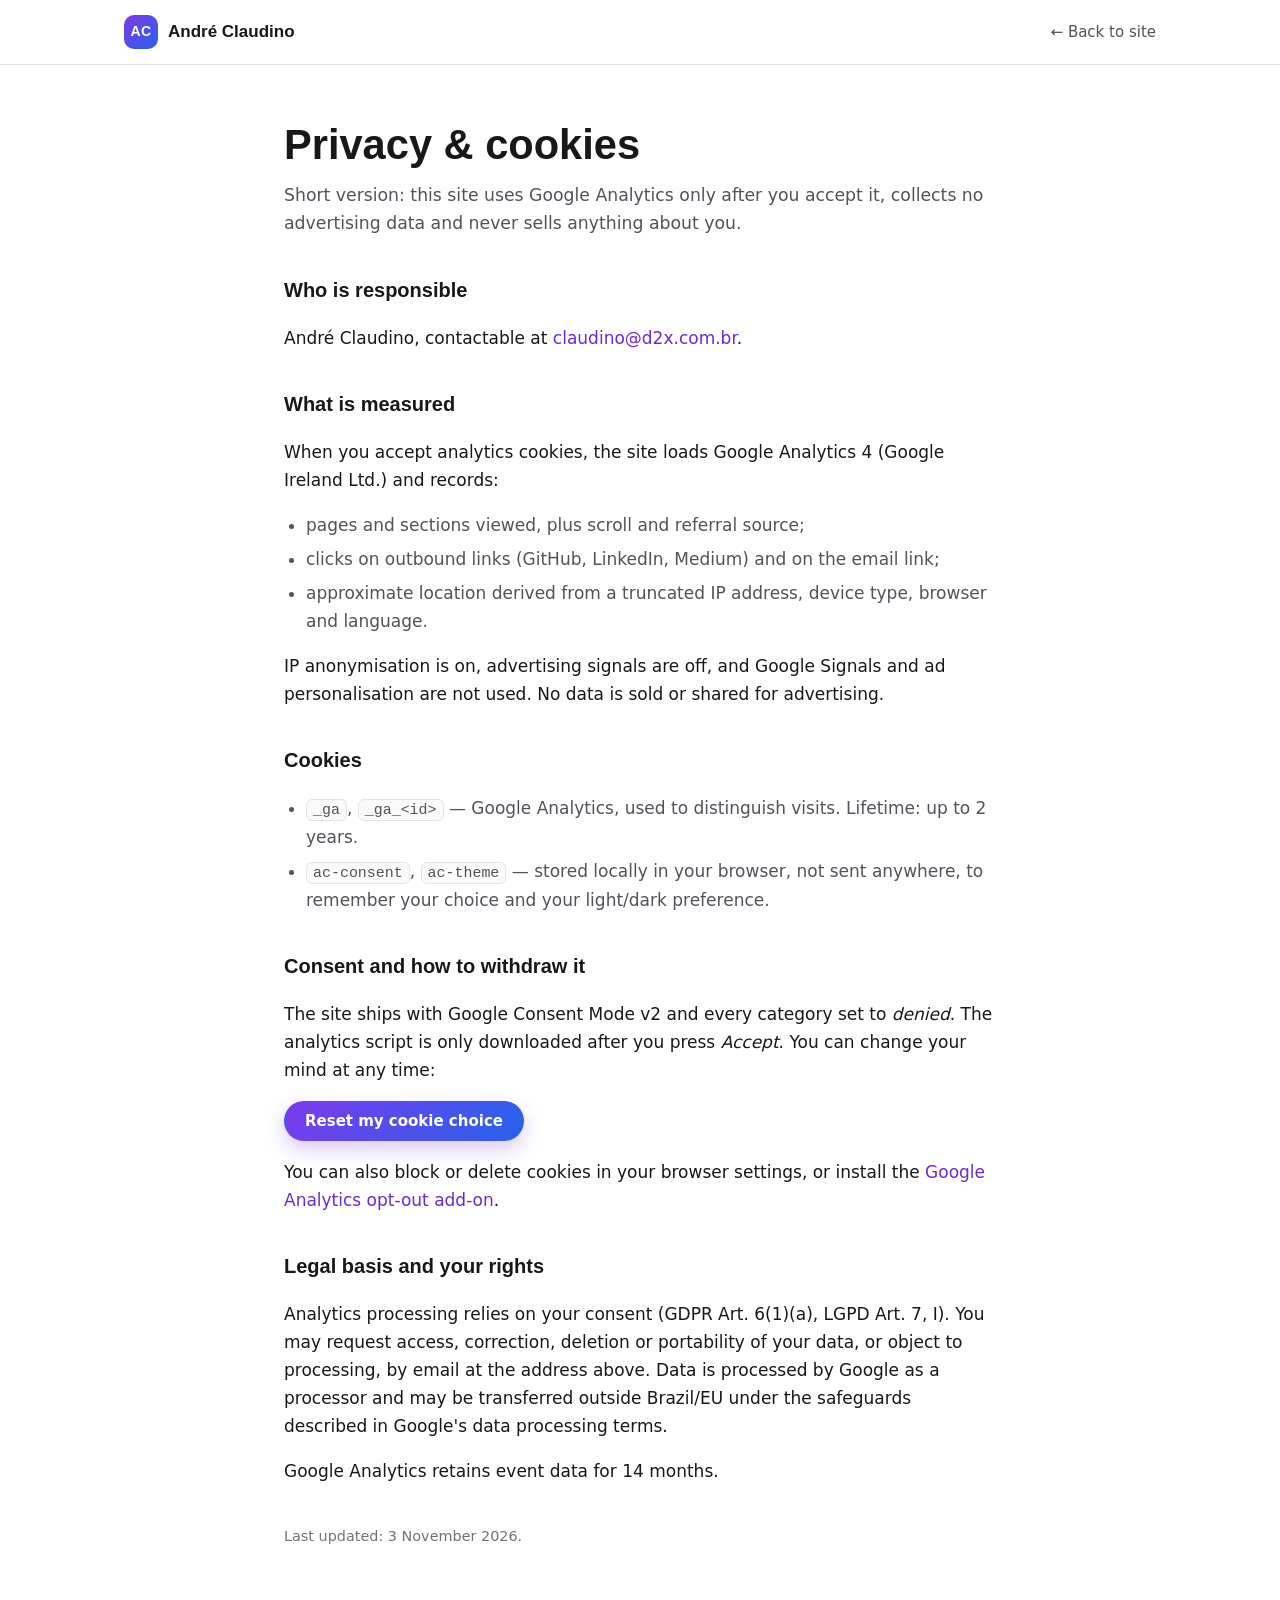
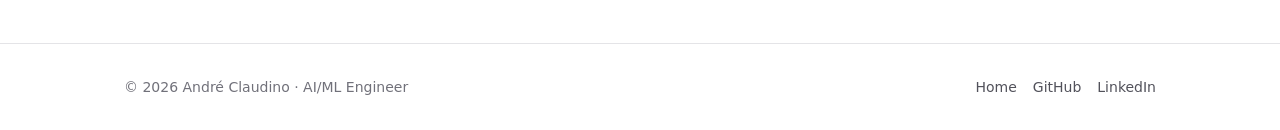
<file: privacy.html>
<!DOCTYPE html>
<html lang="en" data-theme="light">
<head>
  <meta charset="UTF-8" />
  <meta name="viewport" content="width=device-width, initial-scale=1" />
  <title>Privacy &amp; cookies · André Claudino</title>
  <meta name="description" content="How andreclaudino.com handles data: Google Analytics 4 behind consent, anonymised IPs, no advertising or profiling, and how to withdraw consent." />
  <link rel="canonical" href="https://andreclaudino.com/privacy.html" />
  <meta name="robots" content="index, follow" />
  <meta name="theme-color" content="#ffffff" media="(prefers-color-scheme: light)" />
  <meta name="theme-color" content="#0b0b0f" media="(prefers-color-scheme: dark)" />
  <link rel="icon" type="image/svg+xml" href="/assets/favicon.svg" />
  <link rel="apple-touch-icon" sizes="180x180" href="/assets/apple-touch-icon.png" />
  <link rel="stylesheet" href="/assets/site.css" />
  <script>
    (function () {
      try {
        var t = localStorage.getItem("ac-theme");
        if (t !== "light" && t !== "dark") {
          t = window.matchMedia("(prefers-color-scheme: dark)").matches ? "dark" : "light";
        }
        document.documentElement.setAttribute("data-theme", t);
      } catch (e) {}
    })();
  </script>
</head>
<body>
  <header class="topbar">
    <div class="container topbar__inner">
      <a class="brand" href="/" aria-label="André Claudino, home">
        <span class="brand__mark">AC</span>
        <span class="brand__name">André Claudino</span>
      </a>
      <a class="nav__link" href="/">← Back to site</a>
    </div>
  </header>

  <main class="container legal">
    <h1>Privacy &amp; cookies</h1>
    <p class="legal__lead">Short version: this site uses Google Analytics only after you accept it, collects no advertising data and never sells anything about you.</p>

    <h2>Who is responsible</h2>
    <p>André Claudino, contactable at <a href="mailto:claudino@d2x.com.br">claudino@d2x.com.br</a>.</p>

    <h2>What is measured</h2>
    <p>When you accept analytics cookies, the site loads Google Analytics 4 (Google Ireland Ltd.) and records:</p>
    <ul>
      <li>pages and sections viewed, plus scroll and referral source;</li>
      <li>clicks on outbound links (GitHub, LinkedIn, Medium) and on the email link;</li>
      <li>approximate location derived from a truncated IP address, device type, browser and language.</li>
    </ul>
    <p>IP anonymisation is on, advertising signals are off, and Google Signals and ad personalisation are not used. No data is sold or shared for advertising.</p>

    <h2>Cookies</h2>
    <ul>
      <li><code>_ga</code>, <code>_ga_&lt;id&gt;</code> — Google Analytics, used to distinguish visits. Lifetime: up to 2 years.</li>
      <li><code>ac-consent</code>, <code>ac-theme</code> — stored locally in your browser, not sent anywhere, to remember your choice and your light/dark preference.</li>
    </ul>

    <h2>Consent and how to withdraw it</h2>
    <p>The site ships with Google Consent Mode v2 and every category set to <em>denied</em>. The analytics script is only downloaded after you press <em>Accept</em>. You can change your mind at any time:</p>
    <p><button type="button" class="btn btn--primary" id="reset-consent">Reset my cookie choice</button> <span id="reset-status" class="legal__status"></span></p>
    <p>You can also block or delete cookies in your browser settings, or install the <a href="https://tools.google.com/dlpage/gaoptout" rel="noopener" target="_blank">Google Analytics opt-out add-on</a>.</p>

    <h2>Legal basis and your rights</h2>
    <p>Analytics processing relies on your consent (GDPR Art. 6(1)(a), LGPD Art. 7, I). You may request access, correction, deletion or portability of your data, or object to processing, by email at the address above. Data is processed by Google as a processor and may be transferred outside Brazil/EU under the safeguards described in Google's data processing terms.</p>
    <p>Google Analytics retains event data for 14 months.</p>

    <p class="legal__updated">Last updated: 3 November 2026.</p>
  </main>

  <footer class="footer">
    <div class="container footer__inner">
      <span>© <span id="year">2026</span> André Claudino · AI/ML Engineer</span>
      <span class="footer__links">
        <a href="/">Home</a>
        <a href="https://github.com/andreclaudino" target="_blank" rel="noopener">GitHub</a>
        <a href="https://www.linkedin.com/in/andreclaudino" target="_blank" rel="noopener">LinkedIn</a>
      </span>
    </div>
  </footer>

  <script>
    document.getElementById("year").textContent = new Date().getFullYear();
    document.getElementById("reset-consent").addEventListener("click", function () {
      try { localStorage.removeItem("ac-consent"); } catch (e) {}
      document.getElementById("reset-status").textContent = "Cleared — the banner will ask again on your next visit.";
    });
  </script>
</body>
</html>
</file>
<file: assets/site.css>
/* Shared chrome for the secondary pages (privacy, 404).
   Tokens mirror index.html so the pages feel like the same site. */

:root {
  --brand-primary: #6d28d9;
  --brand-primary-hover: #5b21b6;
  --grad-from: #7c3aed;
  --grad-to: #2563eb;
  --font-body: Inter, system-ui, -apple-system, sans-serif;
  --font-display: "Space Grotesk", Inter, sans-serif;
  --font-mono: "JetBrains Mono", ui-monospace, SFMono-Regular, Menlo, monospace;
  --bg: #ffffff;
  --bg-soft: #fafafa;
  --bg-elevated: #ffffff;
  --fg: #18181b;
  --fg-muted: #52525b;
  --fg-subtle: #71717a;
  --border: #e4e4e7;
  --border-strong: #d4d4d8;
  --shadow-lg: 0 24px 60px rgba(24, 24, 27, 0.1);
  --topbar-bg: rgba(255, 255, 255, 0.82);
  --links: #6d28d9;
  --content-max: 1080px;
}

html[data-theme="dark"] {
  --bg: #0b0b0f;
  --bg-soft: #121218;
  --bg-elevated: #16161d;
  --fg: #f4f4f5;
  --fg-muted: #a1a1aa;
  --fg-subtle: #8b8b95;
  --border: #26262e;
  --border-strong: #34343d;
  --topbar-bg: rgba(11, 11, 15, 0.82);
  --links: #a78bfa;
}

* { box-sizing: border-box; }

html { scroll-behavior: smooth; }

body {
  margin: 0;
  background: var(--bg);
  color: var(--fg);
  font-family: var(--font-body);
  font-size: 17px;
  line-height: 1.65;
  -webkit-font-smoothing: antialiased;
}

a { color: var(--links); text-decoration: none; }
a:hover { text-decoration: underline; text-underline-offset: 3px; }

code {
  font-family: var(--font-mono);
  font-size: 0.88em;
  padding: 2px 6px;
  border-radius: 6px;
  background: var(--bg-soft);
  border: 1px solid var(--border);
}

.container {
  width: 100%;
  max-width: var(--content-max);
  margin: 0 auto;
  padding: 0 24px;
}

/* ---------- Top bar ---------- */
.topbar {
  position: sticky;
  top: 0;
  z-index: 40;
  background: var(--topbar-bg);
  backdrop-filter: blur(14px);
  border-bottom: 1px solid var(--border);
}

.topbar__inner {
  display: flex;
  align-items: center;
  justify-content: space-between;
  gap: 16px;
  height: 64px;
}

.brand {
  display: flex;
  align-items: center;
  gap: 10px;
  color: var(--fg);
  font-family: var(--font-display);
  font-weight: 600;
}

.brand:hover { text-decoration: none; }

.brand__mark {
  display: grid;
  place-items: center;
  width: 34px;
  height: 34px;
  border-radius: 10px;
  background: linear-gradient(135deg, var(--grad-from), var(--grad-to));
  color: #fff;
  font-size: 14px;
  letter-spacing: 0.02em;
}

.nav__link { font-size: 15px; color: var(--fg-muted); }
.nav__link:hover { color: var(--fg); text-decoration: none; }

/* ---------- Legal page ---------- */
.legal {
  max-width: 760px;
  padding-top: 56px;
  padding-bottom: 80px;
}

.legal h1 {
  font-family: var(--font-display);
  font-size: clamp(2rem, 4vw, 2.6rem);
  line-height: 1.15;
  margin: 0 0 12px;
}

.legal h2 {
  font-family: var(--font-display);
  font-size: 1.25rem;
  margin: 36px 0 8px;
}

.legal__lead {
  color: var(--fg-muted);
  font-size: 1.08rem;
  margin: 0 0 8px;
}

.legal ul { padding-left: 22px; color: var(--fg-muted); }
.legal li { margin: 6px 0; }

.legal__status { font-size: 0.9rem; color: var(--fg-subtle); }
.legal__updated { margin-top: 40px; font-size: 0.9rem; color: var(--fg-subtle); }

/* ---------- Buttons ---------- */
.btn {
  display: inline-flex;
  align-items: center;
  gap: 8px;
  padding: 10px 20px;
  border-radius: 999px;
  border: 1px solid transparent;
  font-family: var(--font-body);
  font-size: 15px;
  font-weight: 600;
  cursor: pointer;
  transition: transform 0.15s ease, box-shadow 0.15s ease, background 0.15s ease;
}

.btn:hover { transform: translateY(-1px); }

.btn--primary {
  background: linear-gradient(135deg, var(--grad-from), var(--grad-to));
  color: #fff;
  box-shadow: 0 8px 20px rgba(109, 40, 217, 0.25);
}

.btn--primary:hover { text-decoration: none; }

/* ---------- 404 ---------- */
.error-page {
  min-height: 60vh;
  display: grid;
  place-items: center;
  text-align: center;
  padding: 80px 0;
}

.error-page__code {
  font-family: var(--font-display);
  font-size: clamp(4rem, 14vw, 8rem);
  line-height: 1;
  margin: 0;
  background: linear-gradient(135deg, var(--grad-from), var(--grad-to));
  -webkit-background-clip: text;
  background-clip: text;
  color: transparent;
}

/* ---------- Footer ---------- */
.footer {
  border-top: 1px solid var(--border);
  padding: 32px 0;
  color: var(--fg-subtle);
  font-size: 14px;
}

.footer__inner {
  display: flex;
  flex-wrap: wrap;
  align-items: center;
  justify-content: space-between;
  gap: 12px;
}

.footer__links { display: flex; gap: 16px; }
.footer a { color: var(--fg-muted); }
</file>
